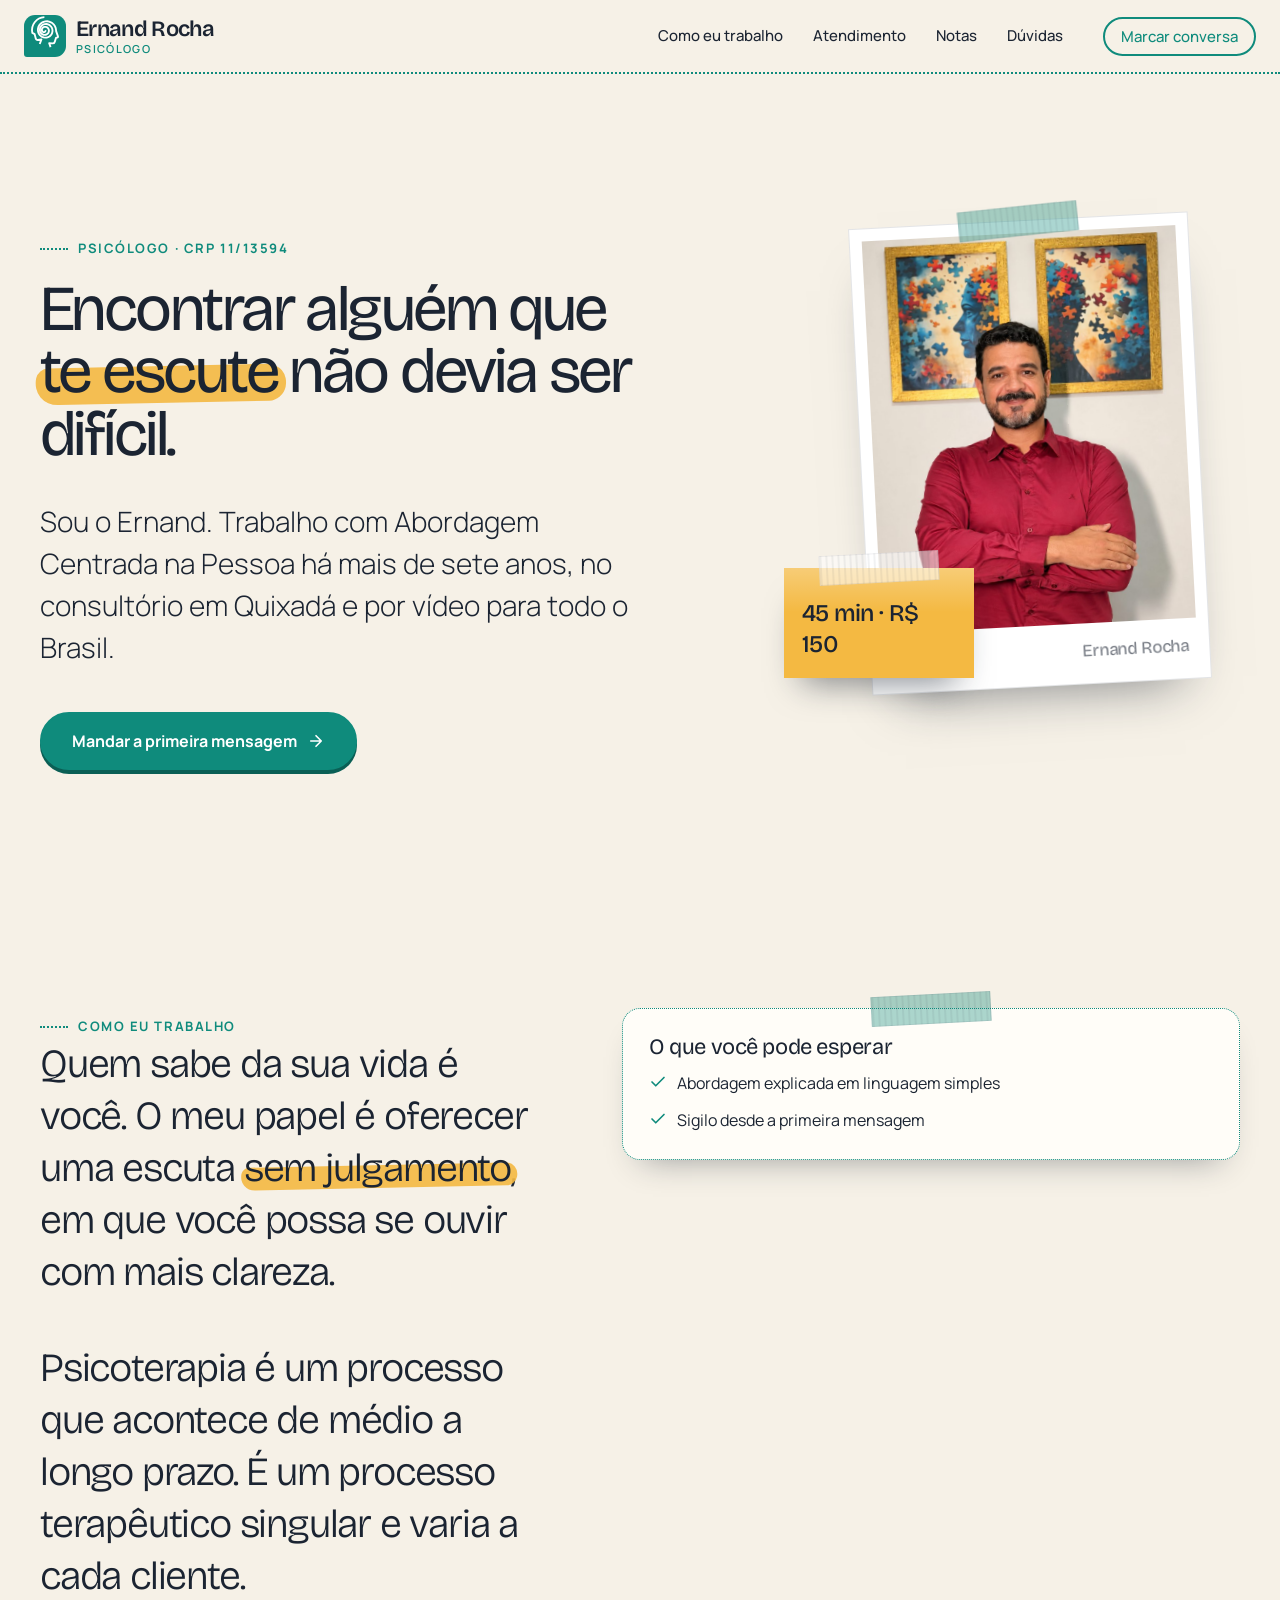
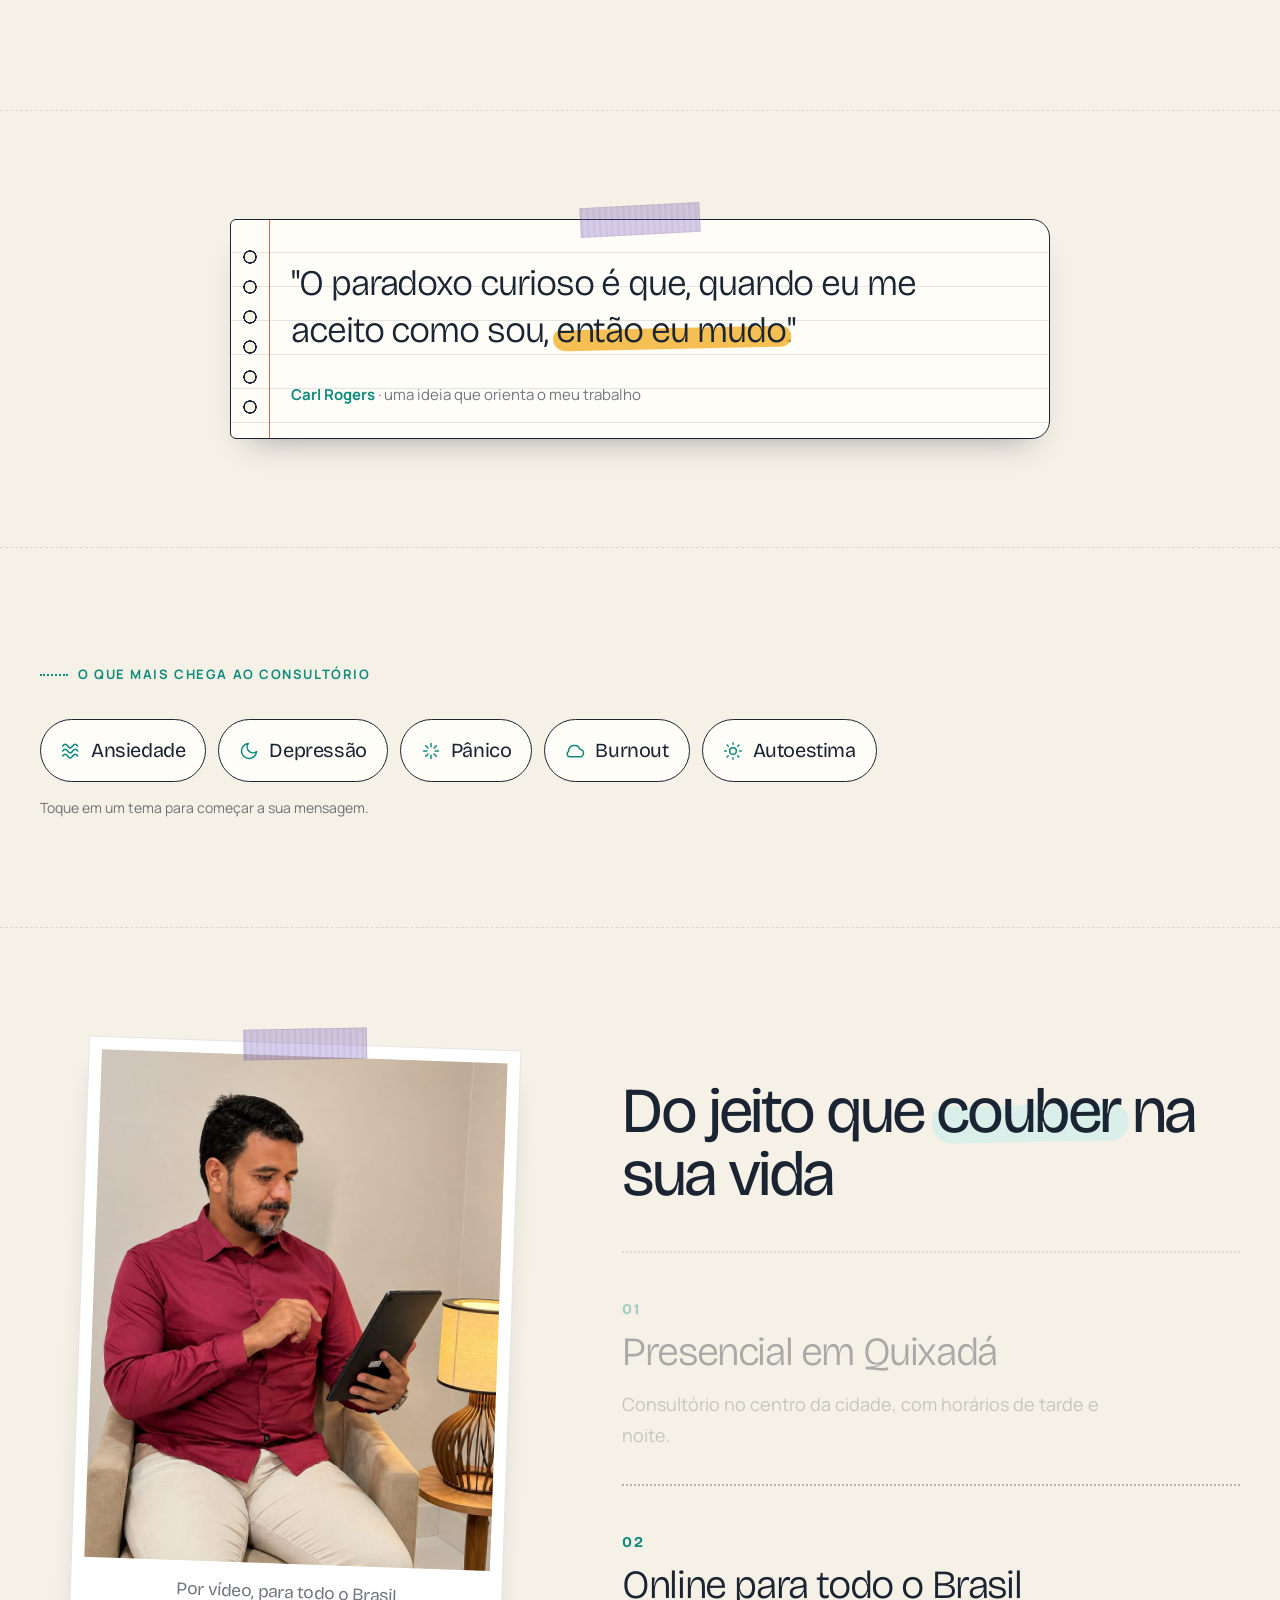
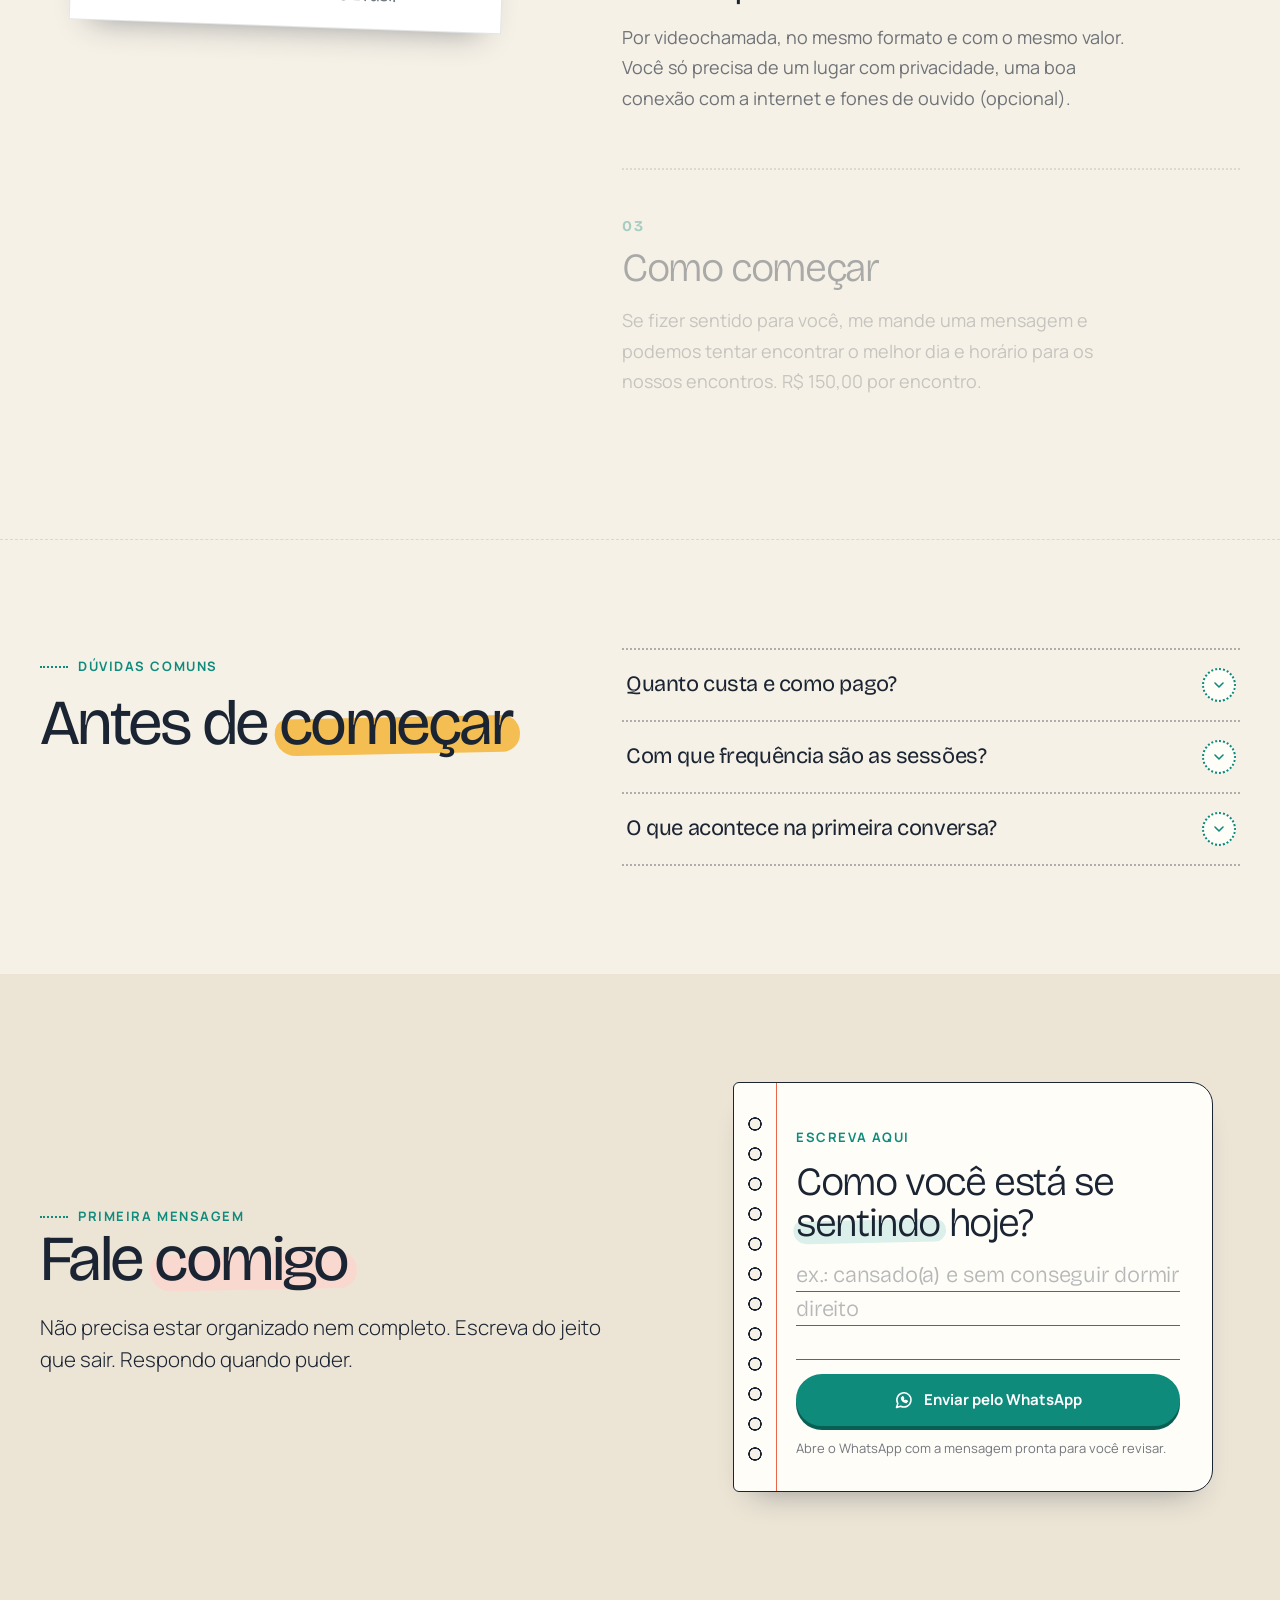
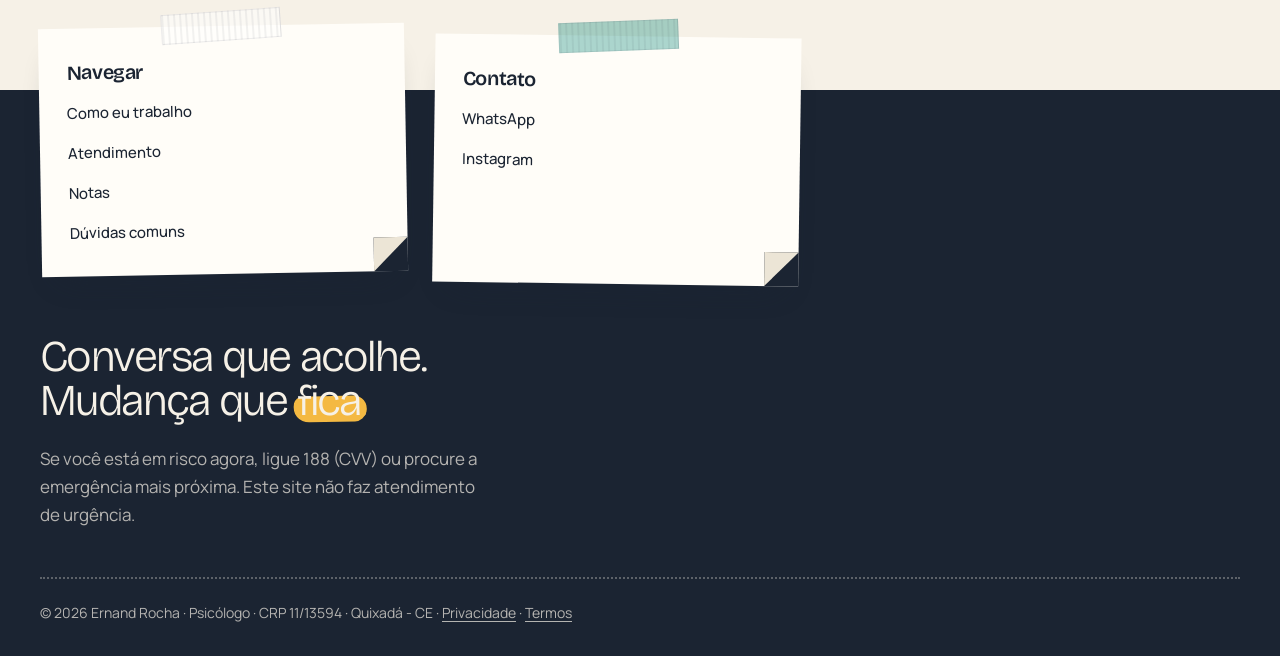
<file: index.html>
﻿<!doctype html>
<html lang="pt-BR">
<head>
<meta charset="utf-8">
<meta name="viewport" content="width=device-width, initial-scale=1, viewport-fit=cover">
<title>Ernand Rocha | Psicólogo, ACP em Quixadá - CE e online</title>
<meta name="description" content="Abordagem Centrada na Pessoa com o psicólogo Ernand Rocha. Presencial em Quixadá - CE e online para todo o Brasil. Sessão de 45 minutos por R$ 150.">
<link rel="canonical" href="https://ernandrocha.exemplo/">
<meta name="theme-color" content="#f6f1e7">
<meta property="og:type" content="website">
<meta property="og:title" content="Ernand Rocha | Psicólogo em Quixadá e online">
<meta property="og:description" content="Abordagem Centrada na Pessoa, presencial e online. Sessão de 45 minutos por R$150.">
<meta property="og:image" content="img/ernand-retrato.jpg">
<meta property="og:locale" content="pt_BR">
<link rel="icon" href="data:image/svg+xml,%3Csvg xmlns='http://www.w3.org/2000/svg' viewBox='-6 0 110 110'%3E%3Crect x='-6' width='110' height='110' rx='26' fill='%230f8b7c'/%3E%3Cpath d='M50 49L50.3 49.9L50.4 50.9L50.2 51.9L49.8 52.9L49.2 53.8L48.3 54.5L47.2 55.1L46 55.4L44.7 55.4L43.4 55.1L42.1 54.4L40.9 53.5L39.9 52.2L39.2 50.7L38.8 49L38.8 47.2L39.2 45.3L40 43.5L41.2 41.8L42.7 40.3L44.6 39.2L46.8 38.5L49.1 38.2L51.5 38.3L53.9 39L56.1 40.2L58.1 41.9L59.8 44L60.9 46.4L61.6 49L61.7 51.8L61.2 54.5L60.1 57.2L58.4 59.6L56.3 61.6L53.7 63.1L50.8 64L47.7 64.3L44.5 63.9L41.5 62.9L38.6 61.1L36.2 58.8L34.3 55.9L33 52.6L32.4 49L32.6 45.3L33.5 41.6L35.3 38.2L37.7 35.1L40.8 32.5L44.5 30.6L48.5 29.5L52.7 29.2L56.9 29.8L61 31.2L64.8 33.5L68 36.6L70.6 40.3L72.3 44.5L73.2 49L73.1 53.6L72 58.2L70 62.5L67.1 66.2L63.4 69.4L59.1 71.6L54.3 73L49.3 73.3L44.3 72.5L39.6 70.7L35.2 67.8L31.5 64L28.7 59.5L26.8 54.4L26 49L26.4 43.4L27.9 38L30.6 32.9L34.3 28.4L38.9 24.8L44.3 22.1L50.1 20.6L56.2 20.3L62.3 21.2L68.1 23.5L73.4 26.9L77.9 31.3L81.4 36.6L83.7 42.6L84.8 49L85 52L91 69Q92 73 88 73L85 73L80.5 87Q79 92 74 92L62.5 91L67 104M47 7A42 42 0 0 0 8 58L15.5 62L19.5 77.5Q21 81 25 81L37.5 79L32 94' fill='none' stroke='%23fff' stroke-width='7' stroke-linejoin='round'/%3E%3C/svg%3E">
<link rel="preconnect" href="https://fonts.googleapis.com">
<link rel="preconnect" href="https://fonts.gstatic.com" crossorigin>
<link href="https://fonts.googleapis.com/css2?family=Bricolage+Grotesque:opsz,wght@12..96,200..800&family=Manrope:wght@300..800&display=swap" rel="stylesheet">
<link rel="stylesheet" href="css/styles.css">
<link rel="preload" as="image" href="img/ernand-retrato.jpg">
<script type="application/ld+json">
{"@context":"https://schema.org","@type":"Person","name":"Ernand Rocha","jobTitle":"Psicólogo","image":"img/ernand-retrato.jpg","description":"Abordagem Centrada na Pessoa, presencial em Quixadá - CE e online.","address":{"@type":"PostalAddress","addressLocality":"Quixadá","addressRegion":"CE","addressCountry":"BR"},"url":"https://ernandrocha.exemplo/"}
</script>
</head>
<body data-page="home">
<a class="skip-link" href="#conteudo">Pular para o conteúdo</a>

<svg width="0" height="0" style="position:absolute" aria-hidden="true" focusable="false">
  <symbol id="i-sun" viewBox="0 0 24 24" fill="none" stroke="currentColor" stroke-width="1.8" stroke-linecap="round"><circle cx="12" cy="12" r="4"/><path d="M12 2v2M12 20v2M4.9 4.9l1.4 1.4M17.7 17.7l1.4 1.4M2 12h2M20 12h2M4.9 19.1l1.4-1.4M17.7 6.3l1.4-1.4"/></symbol>
  <symbol id="i-chat" viewBox="0 0 24 24" fill="none" stroke="currentColor" stroke-width="1.8" stroke-linejoin="round"><path d="M21 12a8 8 0 0 1-11.6 7.1L4 21l1.9-5.4A8 8 0 1 1 21 12z"/></symbol>
  <symbol id="i-wave" viewBox="0 0 24 24" fill="none" stroke="currentColor" stroke-width="1.8" stroke-linecap="round"><path d="M2 6c2-3 4-3 6 0s4 3 6 0 4-3 6 0M2 12c2-3 4-3 6 0s4 3 6 0 4-3 6 0M2 18c2-3 4-3 6 0s4 3 6 0 4-3 6 0"/></symbol>
  <symbol id="i-spark" viewBox="0 0 24 24" fill="none" stroke="currentColor" stroke-width="1.8" stroke-linecap="round"><path d="M12 3v4M12 17v4M3 12h4M17 12h4M5.6 5.6l2.8 2.8M15.6 15.6l2.8 2.8M5.6 18.4l2.8-2.8M15.6 8.4l2.8-2.8"/></symbol>
  <symbol id="i-check" viewBox="0 0 24 24" fill="none" stroke="currentColor" stroke-width="2.2" stroke-linecap="round" stroke-linejoin="round"><path d="M20 6 9 17l-5-5"/></symbol>
  <symbol id="i-arrow" viewBox="0 0 24 24" fill="none" stroke="currentColor" stroke-width="2.2" stroke-linecap="round" stroke-linejoin="round"><path d="M5 12h14M12 5l7 7-7 7"/></symbol>
  <symbol id="i-chevron" viewBox="0 0 24 24" fill="none" stroke="currentColor" stroke-width="2.4" stroke-linecap="round" stroke-linejoin="round"><path d="m6 9 6 6 6-6"/></symbol>
  <symbol id="i-x" viewBox="0 0 24 24" fill="none" stroke="currentColor" stroke-width="2.2" stroke-linecap="round"><path d="M18 6 6 18M6 6l12 12"/></symbol>
  <symbol id="i-moon" viewBox="0 0 24 24" fill="none" stroke="currentColor" stroke-width="1.8" stroke-linejoin="round"><path d="M21 12.8A9 9 0 1 1 11.2 3a7 7 0 0 0 9.8 9.8z"/></symbol>
  <symbol id="i-cloud" viewBox="0 0 24 24" fill="none" stroke="currentColor" stroke-width="1.8" stroke-linejoin="round"><path d="M17.5 19a4.5 4.5 0 0 0 .4-9A7 7 0 0 0 4.3 12.5 3.5 3.5 0 0 0 5.5 19h12z"/></symbol>
  <symbol id="i-pin" viewBox="0 0 24 24" fill="none" stroke="currentColor" stroke-width="1.8" stroke-linejoin="round"><path d="M21 10c0 7-9 12-9 12s-9-5-9-12a9 9 0 0 1 18 0z"/><circle cx="12" cy="10" r="3"/></symbol>
  <symbol id="i-video" viewBox="0 0 24 24" fill="none" stroke="currentColor" stroke-width="1.8" stroke-linejoin="round"><path d="M23 7l-7 5 7 5V7z"/><rect x="1" y="5" width="15" height="14" rx="2"/></symbol>
  <symbol id="i-clock" viewBox="0 0 24 24" fill="none" stroke="currentColor" stroke-width="1.8" stroke-linecap="round"><circle cx="12" cy="12" r="10"/><path d="M12 6v6l4 2"/></symbol>
  <symbol id="i-whatsapp" viewBox="0 0 24 24" fill="none" stroke="currentColor" stroke-width="1.8" stroke-linecap="round" stroke-linejoin="round"><path d="M3 21l1.6-4.7A8.5 8.5 0 1 1 8 19.5L3 21z"/><path d="M9 9.5c.3 2.5 2.8 5 5.5 5.5l1.5-1.5-2-1-1 .8a4.6 4.6 0 0 1-2.3-2.3l.8-1-1-2L9 9.5z"/></symbol>
  <symbol id="i-instagram" viewBox="0 0 24 24" fill="none" stroke="currentColor" stroke-width="1.8" stroke-linecap="round"><rect x="2" y="2" width="20" height="20" rx="5"/><circle cx="12" cy="12" r="4"/><path d="M17.5 6.5h.01"/></symbol>
  <symbol id="i-mail" viewBox="0 0 24 24" fill="none" stroke="currentColor" stroke-width="1.8" stroke-linejoin="round"><rect x="2" y="4" width="20" height="16" rx="3"/><path d="M2 7l10 7 10-7"/></symbol>
</svg>

<!-- ========== Header ========== -->
<header class="nav">
  <div class="wrap wrap--wide nav__inner">
    <a class="brand" href="index.html" aria-label="Ernand Rocha, psicólogo, página inicial">
      <span class="brand__mark" aria-hidden="true"><svg viewBox="-6 0 110 110" fill="none" stroke="currentColor" stroke-width="6" stroke-linejoin="round"><path d="M50 49L50.3 49.9L50.4 50.9L50.2 51.9L49.8 52.9L49.2 53.8L48.3 54.5L47.2 55.1L46 55.4L44.7 55.4L43.4 55.1L42.1 54.4L40.9 53.5L39.9 52.2L39.2 50.7L38.8 49L38.8 47.2L39.2 45.3L40 43.5L41.2 41.8L42.7 40.3L44.6 39.2L46.8 38.5L49.1 38.2L51.5 38.3L53.9 39L56.1 40.2L58.1 41.9L59.8 44L60.9 46.4L61.6 49L61.7 51.8L61.2 54.5L60.1 57.2L58.4 59.6L56.3 61.6L53.7 63.1L50.8 64L47.7 64.3L44.5 63.9L41.5 62.9L38.6 61.1L36.2 58.8L34.3 55.9L33 52.6L32.4 49L32.6 45.3L33.5 41.6L35.3 38.2L37.7 35.1L40.8 32.5L44.5 30.6L48.5 29.5L52.7 29.2L56.9 29.8L61 31.2L64.8 33.5L68 36.6L70.6 40.3L72.3 44.5L73.2 49L73.1 53.6L72 58.2L70 62.5L67.1 66.2L63.4 69.4L59.1 71.6L54.3 73L49.3 73.3L44.3 72.5L39.6 70.7L35.2 67.8L31.5 64L28.7 59.5L26.8 54.4L26 49L26.4 43.4L27.9 38L30.6 32.9L34.3 28.4L38.9 24.8L44.3 22.1L50.1 20.6L56.2 20.3L62.3 21.2L68.1 23.5L73.4 26.9L77.9 31.3L81.4 36.6L83.7 42.6L84.8 49L85 52L91 69Q92 73 88 73L85 73L80.5 87Q79 92 74 92L62.5 91L67 104M47 7A42 42 0 0 0 8 58L15.5 62L19.5 77.5Q21 81 25 81L37.5 79L32 94"/></svg></span>
      <span>Ernand Rocha <small>psicólogo</small></span>
    </a>
    <button class="nav__toggle" type="button" aria-expanded="false" aria-controls="menu" aria-label="Abrir menu"><span></span></button>
    <nav class="nav__links" id="menu" aria-label="Principal">
      <a href="index.html#sobre">Como eu trabalho</a>
      <a href="index.html#atendimento">Atendimento</a>
      <a href="notas.html">Notas</a>
      <a href="index.html#faq">Dúvidas</a>
      <a class="btn btn--ghost btn--sm nav__cta" href="index.html#contato">Marcar conversa</a>
    </nav>
  </div>
</header>

<main id="conteudo">

  <!-- ========== Hero ========== -->
  <section class="hero" aria-labelledby="hero-titulo">
    <div class="wrap hero__grid">
      <div class="hero__copy">
        <p class="eyebrow" data-reveal>Psicólogo · CRP 11/13594</p>
        <h1 class="t-xl" id="hero-titulo" data-reveal>Encontrar alguém que <span class="mk">te escute</span> não devia ser difícil.</h1>
        <p class="lead" data-reveal>Sou o Ernand. Trabalho com Abordagem Centrada na Pessoa há mais de sete anos, no consultório em Quixadá e por vídeo para todo o Brasil.</p>
        <div class="hero__cta" data-reveal>
          <a class="btn btn--primary btn--lg" href="#contato">Mandar a primeira mensagem <svg aria-hidden="true"><use href="#i-arrow"/></svg></a>
        </div>
      </div>

      <div class="hero__photo" data-reveal="pop">
        <div class="parallax" data-parallax="0.08" data-rotate="-3">
          <figure class="polaroid polaroid--photo">
            <span class="tape tape--teal" aria-hidden="true"></span>
            <img src="img/ernand-retrato.jpg" alt="Ernand Rocha, de camisa vermelha e braços cruzados, sorrindo no consultório" width="720" height="900" fetchpriority="high">
            <figcaption>Ernand Rocha</figcaption>
          </figure>
        </div>
        <aside class="postit postit--mini" data-parallax="-0.05" aria-label="Resumo do atendimento">
          <span class="tape" aria-hidden="true"></span>
          <b>45 min · R$ 150</b>
        </aside>
      </div>
    </div>
  </section>

  <!-- ========== Como eu trabalho ========== -->
  <section class="section section--tight" id="sobre" aria-labelledby="sobre-titulo">
    <div class="wrap statement">
      <div>
        <p class="eyebrow" data-reveal>Como eu trabalho</p>
        <h2 class="sr-only" id="sobre-titulo">Como eu trabalho</h2>
        <p class="big" data-reveal>Quem sabe da sua vida é você. O meu papel é oferecer uma escuta <span class="mk">sem julgamento</span>, em que você possa se ouvir com mais clareza.</p>
        <p class="big" data-reveal>Psicoterapia é um processo que acontece de médio a longo prazo. É um processo terapêutico singular e varia a cada cliente.</p>
      </div>
      <div class="statement__aside">
        <div class="note" data-reveal="right">
          <span class="tape tape--teal" aria-hidden="true"></span>
          <h3 class="t-sm">O que você pode esperar</h3>
          <ul>
            <li><svg aria-hidden="true"><use href="#i-check"/></svg> Abordagem explicada em linguagem simples</li>
            <li><svg aria-hidden="true"><use href="#i-check"/></svg> Sigilo desde a primeira mensagem</li>
          </ul>
        </div>
      </div>
    </div>
  </section>

  <!-- ========== Citação ========== -->
  <section class="section section--quote" aria-label="Uma ideia que orienta o meu trabalho">
    <div class="wrap">
      <blockquote class="quote" data-reveal="pop">
        <span class="tape tape--plum" aria-hidden="true"></span>
        <p class="quote__text">"O paradoxo curioso é que, quando eu me aceito como sou, <span class="mk">então eu mudo</span>."</p>
        <footer class="quote__by">Carl Rogers <span>· uma ideia que orienta o meu trabalho</span></footer>
      </blockquote>
    </div>
  </section>

  <!-- ========== Temas ========== -->
  <section class="section" id="temas" aria-label="O que mais chega ao consultório">
    <div class="wrap topics-block">
      <p class="eyebrow" data-reveal>O que mais chega ao consultório</p>
      <div class="topics" data-reveal>
        <a class="topic" href="#contato" data-tema="ansiedade" data-feel="ansioso(a) e preocupado(a) o tempo todo"><svg aria-hidden="true"><use href="#i-wave"/></svg> Ansiedade</a>
        <a class="topic" href="#contato" data-tema="depressao" data-feel="sem energia e sem vontade de fazer as coisas"><svg aria-hidden="true"><use href="#i-moon"/></svg> Depressão</a>
        <a class="topic" href="#contato" data-tema="panico" data-feel="com medo de ter outra crise de pânico"><svg aria-hidden="true"><use href="#i-spark"/></svg> Pânico</a>
        <a class="topic" href="#contato" data-tema="burnout" data-feel="esgotado(a) com o trabalho"><svg aria-hidden="true"><use href="#i-cloud"/></svg> Burnout</a>
        <a class="topic" href="#contato" data-tema="autoestima" data-feel="muito duro(a) comigo mesmo(a)"><svg aria-hidden="true"><use href="#i-sun"/></svg> Autoestima</a>
      </div>
      <p class="muted small" style="margin-top:14px" data-reveal>Toque em um tema para começar a sua mensagem.</p>
    </div>
  </section>

  <!-- ========== Atendimento (foto fixa + blocos que rolam) ========== -->
  <section class="section scrolly" id="atendimento" aria-labelledby="atendimento-titulo" data-active="0">
    <div class="wrap scrolly__grid">
      <div class="scrolly__sticky">
        <figure class="polaroid polaroid--photo scrolly__polaroid" data-reveal="pop">
          <span class="tape tape--plum" aria-hidden="true"></span>
          <img src="img/ernand-atendimento.jpg" alt="Ernand Rocha sentado em uma poltrona, atendendo por vídeo com um tablet, ao lado de um abajur" width="720" height="900" loading="lazy">
          <figcaption>
            <span data-caption>No consultório, em Quixadá</span>
            <span data-caption hidden>Por vídeo, para todo o Brasil</span>
            <span data-caption hidden>Dia e horário combinados com você</span>
          </figcaption>
        </figure>
      </div>
      <div class="scrolly__steps">
        <p class="eyebrow" data-reveal>Atendimento</p>
        <h2 class="t-xl" id="atendimento-titulo" data-reveal>Do jeito que <span class="mk mk--teal">couber</span> na sua vida</h2>
        <article class="scrolly__step">
          <span class="scrolly__num">01</span>
          <h3 class="t-lg t-light">Presencial em Quixadá</h3>
          <p>Consultório no centro da cidade, com horários de tarde e noite.</p>
        </article>
        <article class="scrolly__step">
          <span class="scrolly__num">02</span>
          <h3 class="t-lg t-light">Online para todo o Brasil</h3>
          <p>Por videochamada, no mesmo formato e com o mesmo valor. Você só precisa de um lugar com privacidade, uma boa conexão com a internet e fones de ouvido (opcional).</p>
        </article>
        <article class="scrolly__step">
          <span class="scrolly__num">03</span>
          <h3 class="t-lg t-light">Como começar</h3>
          <p>Se fizer sentido para você, me mande uma mensagem e podemos tentar encontrar o melhor dia e horário para os nossos encontros. R$ 150,00 por encontro.</p>
        </article>
      </div>
    </div>
  </section>


  <!-- ========== Dúvidas ========== -->
  <section class="section section--tight" id="faq" aria-labelledby="faq-titulo">
    <div class="wrap faq">
      <div class="faq__title">
        <p class="eyebrow" data-reveal>Dúvidas comuns</p>
        <h2 class="t-xl" id="faq-titulo" data-reveal>Antes de <span class="mk">começar</span></h2>
      </div>
      <div class="faq__list" data-reveal>
        <details class="faq__item">
          <summary>Quanto custa e como pago?<span class="faq__icon" aria-hidden="true"><svg><use href="#i-chevron"/></svg></span></summary>
          <div class="faq__body"><p>R$ 150 por sessão de 45 minutos, presencial ou online. A forma de pagamento a gente combina na conversa inicial.</p></div>
        </details>
        <details class="faq__item">
          <summary>Com que frequência são as sessões?<span class="faq__icon" aria-hidden="true"><svg><use href="#i-chevron"/></svg></span></summary>
          <div class="faq__body"><p>Em geral uma vez por semana, no mesmo dia e horário. Quando faz sentido, a gente espaça.</p></div>
        </details>
        <details class="faq__item">
          <summary>O que acontece na primeira conversa?<span class="faq__icon" aria-hidden="true"><svg><use href="#i-chevron"/></svg></span></summary>
          <div class="faq__body"><p>Você conta o que trouxe até aqui e eu explico como trabalho. Não é interrogatório nem diagnóstico. É para ver se combina.</p></div>
        </details>
      </div>
    </div>
  </section>

  <!-- ========== Contato ========== -->
  <section class="section section--tint" id="contato" aria-labelledby="contato-titulo">
    <div class="wrap join">
      <div>
        <p class="eyebrow" data-reveal>Primeira mensagem</p>
        <h2 class="t-xl" id="contato-titulo" data-reveal>Fale <span class="mk mk--coral">comigo</span></h2>
        <p class="lead" style="margin-top:20px" data-reveal>Não precisa estar organizado nem completo. Escreva do jeito que sair. Respondo quando puder.</p>
      </div>
      <div class="join__form">
        <form class="notebook feel" id="sentir" data-wa="5588999172158" aria-labelledby="sentir-titulo" data-reveal="pop" novalidate>
          <span class="notebook__label">Escreva aqui</span>
          <h2 class="t-lg t-light" id="sentir-titulo">Como você está se <span class="mk mk--teal">sentindo</span> hoje?</h2>
          <label class="sr-only" for="sentir-texto">Como você está se sentindo hoje?</label>
          <textarea class="feel__input" id="sentir-texto" name="sentir" rows="3" maxlength="300" placeholder="ex.: cansado(a) e sem conseguir dormir direito" autocomplete="off"></textarea>
          <p class="field__error" id="sentir-erro" role="alert" hidden></p>
          <p class="feel__preview" id="sentir-previa" aria-live="polite"></p>
          <button class="btn btn--primary" type="submit"><svg aria-hidden="true"><use href="#i-whatsapp"/></svg> Enviar pelo WhatsApp</button>
          <p class="field__hint">Abre o WhatsApp com a mensagem pronta para você revisar.</p>
        </form>

      </div>
    </div>
  </section>

</main>

<!-- ========== Footer ========== -->
<footer class="footer footer--lean">
  <div class="wrap">
    <div class="footer__notes footer__notes--two">
      <div class="fnote">
        <span class="tape" aria-hidden="true"></span>
        <h5>Navegar</h5>
        <ul>
          <li><a href="index.html#sobre">Como eu trabalho</a></li>
          <li><a href="index.html#atendimento">Atendimento</a></li>
          <li><a href="notas.html">Notas</a></li>
          <li><a href="index.html#faq">Dúvidas comuns</a></li>
        </ul>
      </div>
      <div class="fnote">
        <span class="tape tape--teal" aria-hidden="true"></span>
        <h5>Contato</h5>
        <ul>
          <li><a href="https://wa.me/5588999172158" target="_blank" rel="noopener">WhatsApp</a></li>
          <li><a href="https://instagram.com/psicologoernand" target="_blank" rel="noopener">Instagram</a></li>
        </ul>
      </div>
    </div>
    <div class="footer__lower footer__lower--lean">
      <p class="footer__tag">Conversa que acolhe.<br>Mudança que <span class="mk">fica</span>.</p>
      <p class="footer__note">Se você está em risco agora, ligue 188 (CVV) ou procure a emergência mais próxima. Este site não faz atendimento de urgência.</p>
    </div>
    <div class="footer__bottom">
      <p>© <span data-year>2026</span> Ernand Rocha · Psicólogo · CRP 11/13594 · Quixadá - CE · <a href="legal.html#privacidade">Privacidade</a> · <a href="legal.html#termos">Termos</a></p>
    </div>
  </div>
</footer>

<!-- barra fixa de contato (só no celular) -->
<div class="stickybar" id="stickybar" aria-label="Contato rápido">
  <a class="btn btn--primary" href="#contato">Mandar mensagem</a>
</div>

<script src="js/data.js" defer></script>
<script src="js/main.js" defer></script>
</body>
</html>
</file>
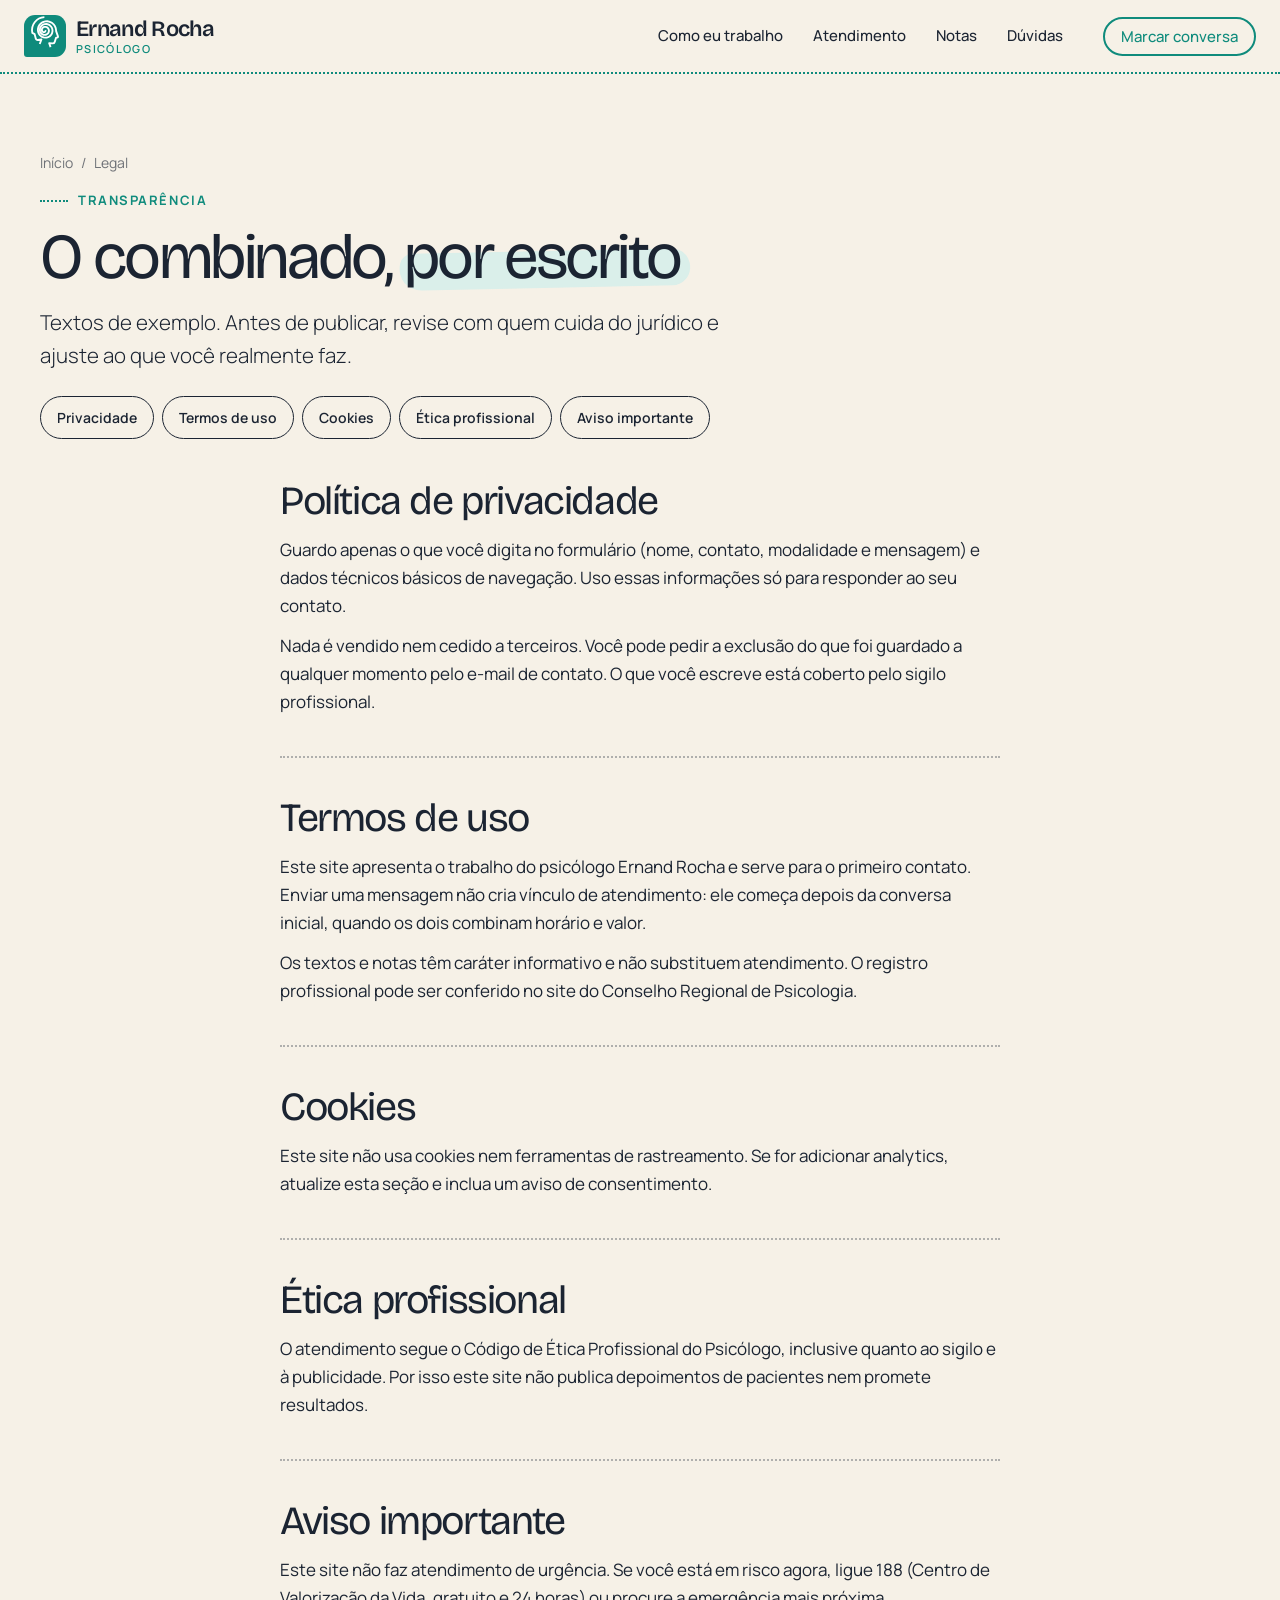
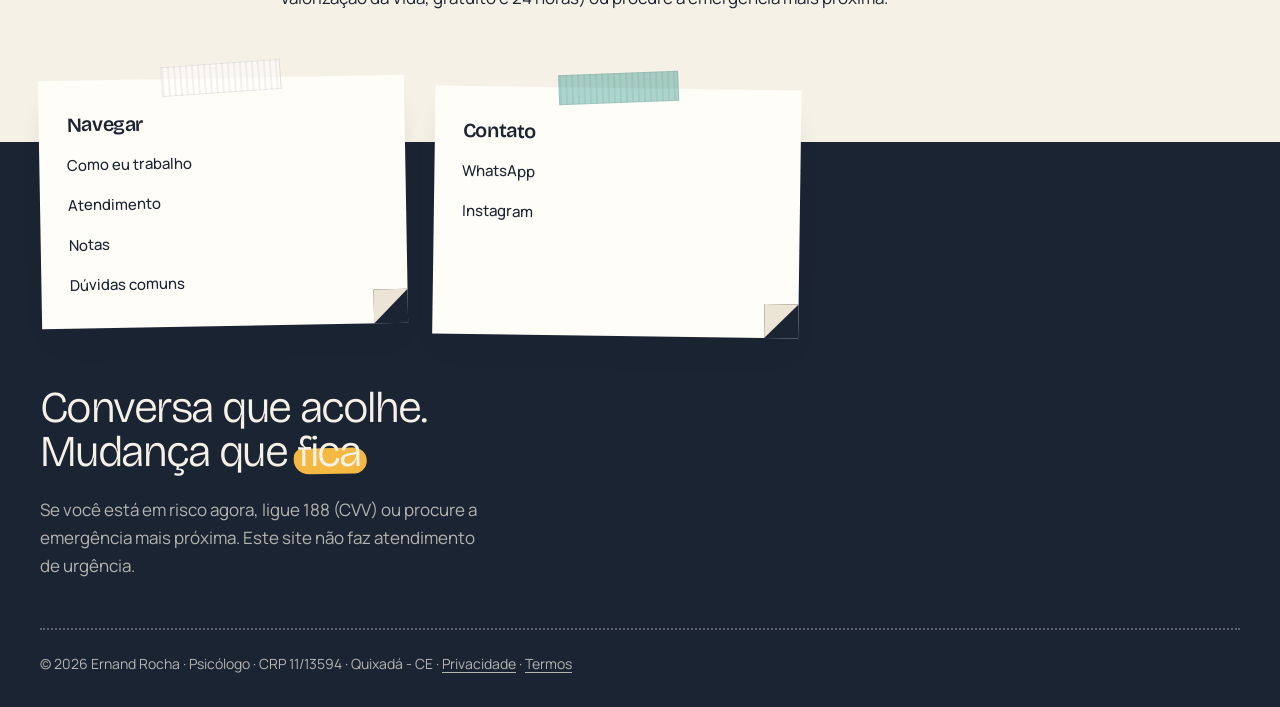
<file: legal.html>
<!doctype html>
<html lang="pt-BR">
<head>
<meta charset="utf-8">
<meta name="viewport" content="width=device-width, initial-scale=1">
<title>Privacidade, termos e conduta | Ernand Rocha</title>
<meta name="description" content="Política de privacidade, termos de uso, cookies, ética profissional e aviso importante do site do psicólogo Ernand Rocha.">
<meta name="robots" content="noindex">
<meta name="theme-color" content="#f6f1e7">
<link rel="icon" href="data:image/svg+xml,%3Csvg xmlns='http://www.w3.org/2000/svg' viewBox='-6 0 110 110'%3E%3Crect x='-6' width='110' height='110' rx='26' fill='%230f8b7c'/%3E%3Cpath d='M50 49L50.3 49.9L50.4 50.9L50.2 51.9L49.8 52.9L49.2 53.8L48.3 54.5L47.2 55.1L46 55.4L44.7 55.4L43.4 55.1L42.1 54.4L40.9 53.5L39.9 52.2L39.2 50.7L38.8 49L38.8 47.2L39.2 45.3L40 43.5L41.2 41.8L42.7 40.3L44.6 39.2L46.8 38.5L49.1 38.2L51.5 38.3L53.9 39L56.1 40.2L58.1 41.9L59.8 44L60.9 46.4L61.6 49L61.7 51.8L61.2 54.5L60.1 57.2L58.4 59.6L56.3 61.6L53.7 63.1L50.8 64L47.7 64.3L44.5 63.9L41.5 62.9L38.6 61.1L36.2 58.8L34.3 55.9L33 52.6L32.4 49L32.6 45.3L33.5 41.6L35.3 38.2L37.7 35.1L40.8 32.5L44.5 30.6L48.5 29.5L52.7 29.2L56.9 29.8L61 31.2L64.8 33.5L68 36.6L70.6 40.3L72.3 44.5L73.2 49L73.1 53.6L72 58.2L70 62.5L67.1 66.2L63.4 69.4L59.1 71.6L54.3 73L49.3 73.3L44.3 72.5L39.6 70.7L35.2 67.8L31.5 64L28.7 59.5L26.8 54.4L26 49L26.4 43.4L27.9 38L30.6 32.9L34.3 28.4L38.9 24.8L44.3 22.1L50.1 20.6L56.2 20.3L62.3 21.2L68.1 23.5L73.4 26.9L77.9 31.3L81.4 36.6L83.7 42.6L84.8 49L85 52L91 69Q92 73 88 73L85 73L80.5 87Q79 92 74 92L62.5 91L67 104M47 7A42 42 0 0 0 8 58L15.5 62L19.5 77.5Q21 81 25 81L37.5 79L32 94' fill='none' stroke='%23fff' stroke-width='7' stroke-linejoin='round'/%3E%3C/svg%3E">
<link rel="preconnect" href="https://fonts.googleapis.com">
<link rel="preconnect" href="https://fonts.gstatic.com" crossorigin>
<link href="https://fonts.googleapis.com/css2?family=Bricolage+Grotesque:opsz,wght@12..96,200..800&family=Manrope:wght@300..800&display=swap" rel="stylesheet">
<link rel="stylesheet" href="css/styles.css">
<style>
  .legal { max-width: 72ch; }
  .legal section { padding: 40px 0; border-top: 2px dotted var(--ink-30); }
  .legal section:first-of-type { border-top: 0; padding-top: 10px; }
  .legal h2 { margin-bottom: 14px; }
  .legal p + p { margin-top: 12px; }
  .legal-index { display: flex; flex-wrap: wrap; gap: 8px; margin-top: 24px; }
  .legal-index a { padding: 9px 16px; border-radius: 999px; border: 1.5px solid var(--ink); font-size: 14px; font-weight: 600; transition: background-color var(--t-fast), color var(--t-fast); }
  .legal-index a:hover { background: var(--ink); color: var(--paper); }
</style>
</head>
<body data-page="legal">
<a class="skip-link" href="#conteudo">Pular para o conteúdo</a>

<svg width="0" height="0" style="position:absolute" aria-hidden="true" focusable="false">
  <symbol id="i-leaf" viewBox="0 0 24 24" fill="none" stroke="currentColor" stroke-width="1.8" stroke-linecap="round" stroke-linejoin="round"><path d="M11 20A7 7 0 0 1 9.8 6.5C11 5 13 4 21 3c-1 8-2 10-3.5 11.2A7 7 0 0 1 11 20z"/><path d="M2 22l7.5-7.5"/></symbol>
  <symbol id="i-sun" viewBox="0 0 24 24" fill="none" stroke="currentColor" stroke-width="1.8" stroke-linecap="round"><circle cx="12" cy="12" r="4"/><path d="M12 2v2M12 20v2M4.9 4.9l1.4 1.4M17.7 17.7l1.4 1.4M2 12h2M20 12h2M4.9 19.1l1.4-1.4M17.7 6.3l1.4-1.4"/></symbol>
  <symbol id="i-chat" viewBox="0 0 24 24" fill="none" stroke="currentColor" stroke-width="1.8" stroke-linejoin="round"><path d="M21 12a8 8 0 0 1-11.6 7.1L4 21l1.9-5.4A8 8 0 1 1 21 12z"/></symbol>
  <symbol id="i-book" viewBox="0 0 24 24" fill="none" stroke="currentColor" stroke-width="1.8" stroke-linecap="round" stroke-linejoin="round"><path d="M4 19.5A2.5 2.5 0 0 1 6.5 17H20"/><path d="M6.5 2H20v20H6.5A2.5 2.5 0 0 1 4 19.5v-15A2.5 2.5 0 0 1 6.5 2z"/></symbol>
  <symbol id="i-heart" viewBox="0 0 24 24" fill="none" stroke="currentColor" stroke-width="1.8" stroke-linejoin="round"><path d="M20.8 4.6a5.5 5.5 0 0 0-7.8 0L12 5.7l-1-1.1a5.5 5.5 0 0 0-7.8 7.8l1 1L12 21l7.8-7.6 1-1a5.5 5.5 0 0 0 0-7.8z"/></symbol>
  <symbol id="i-wave" viewBox="0 0 24 24" fill="none" stroke="currentColor" stroke-width="1.8" stroke-linecap="round"><path d="M2 6c2-3 4-3 6 0s4 3 6 0 4-3 6 0M2 12c2-3 4-3 6 0s4 3 6 0 4-3 6 0M2 18c2-3 4-3 6 0s4 3 6 0 4-3 6 0"/></symbol>
  <symbol id="i-spark" viewBox="0 0 24 24" fill="none" stroke="currentColor" stroke-width="1.8" stroke-linecap="round"><path d="M12 3v4M12 17v4M3 12h4M17 12h4M5.6 5.6l2.8 2.8M15.6 15.6l2.8 2.8M5.6 18.4l2.8-2.8M15.6 8.4l2.8-2.8"/></symbol>
  <symbol id="i-check" viewBox="0 0 24 24" fill="none" stroke="currentColor" stroke-width="2.2" stroke-linecap="round" stroke-linejoin="round"><path d="M20 6 9 17l-5-5"/></symbol>
  <symbol id="i-arrow" viewBox="0 0 24 24" fill="none" stroke="currentColor" stroke-width="2.2" stroke-linecap="round" stroke-linejoin="round"><path d="M5 12h14M12 5l7 7-7 7"/></symbol>
  <symbol id="i-plus" viewBox="0 0 24 24" fill="none" stroke="currentColor" stroke-width="2.2" stroke-linecap="round"><path d="M12 5v14M5 12h14"/></symbol>
  <symbol id="i-x" viewBox="0 0 24 24" fill="none" stroke="currentColor" stroke-width="2.2" stroke-linecap="round"><path d="M18 6 6 18M6 6l12 12"/></symbol>
  <symbol id="i-shield" viewBox="0 0 24 24" fill="none" stroke="currentColor" stroke-width="1.8" stroke-linecap="round" stroke-linejoin="round"><path d="M12 22s8-4 8-10V5l-8-3-8 3v7c0 6 8 10 8 10z"/><path d="M9 12l2 2 4-4"/></symbol>
  <symbol id="i-moon" viewBox="0 0 24 24" fill="none" stroke="currentColor" stroke-width="1.8" stroke-linejoin="round"><path d="M21 12.8A9 9 0 1 1 11.2 3a7 7 0 0 0 9.8 9.8z"/></symbol>
  <symbol id="i-cloud" viewBox="0 0 24 24" fill="none" stroke="currentColor" stroke-width="1.8" stroke-linejoin="round"><path d="M17.5 19a4.5 4.5 0 0 0 .4-9A7 7 0 0 0 4.3 12.5 3.5 3.5 0 0 0 5.5 19h12z"/></symbol>
  <symbol id="i-pin" viewBox="0 0 24 24" fill="none" stroke="currentColor" stroke-width="1.8" stroke-linejoin="round"><path d="M21 10c0 7-9 12-9 12s-9-5-9-12a9 9 0 0 1 18 0z"/><circle cx="12" cy="10" r="3"/></symbol>
  <symbol id="i-video" viewBox="0 0 24 24" fill="none" stroke="currentColor" stroke-width="1.8" stroke-linejoin="round"><path d="M23 7l-7 5 7 5V7z"/><rect x="1" y="5" width="15" height="14" rx="2"/></symbol>
  <symbol id="i-clock" viewBox="0 0 24 24" fill="none" stroke="currentColor" stroke-width="1.8" stroke-linecap="round"><circle cx="12" cy="12" r="10"/><path d="M12 6v6l4 2"/></symbol>
  <symbol id="i-whatsapp" viewBox="0 0 24 24" fill="none" stroke="currentColor" stroke-width="1.8" stroke-linecap="round" stroke-linejoin="round"><path d="M3 21l1.6-4.7A8.5 8.5 0 1 1 8 19.5L3 21z"/><path d="M9 9.5c.3 2.5 2.8 5 5.5 5.5l1.5-1.5-2-1-1 .8a4.6 4.6 0 0 1-2.3-2.3l.8-1-1-2L9 9.5z"/></symbol>
  <symbol id="i-instagram" viewBox="0 0 24 24" fill="none" stroke="currentColor" stroke-width="1.8" stroke-linecap="round"><rect x="2" y="2" width="20" height="20" rx="5"/><circle cx="12" cy="12" r="4"/><path d="M17.5 6.5h.01"/></symbol>
  <symbol id="i-mail" viewBox="0 0 24 24" fill="none" stroke="currentColor" stroke-width="1.8" stroke-linejoin="round"><rect x="2" y="4" width="20" height="16" rx="3"/><path d="M2 7l10 7 10-7"/></symbol>
</svg>

<header class="nav">
  <div class="wrap wrap--wide nav__inner">
    <a class="brand" href="index.html" aria-label="Ernand Rocha, psicólogo, página inicial">
      <span class="brand__mark" aria-hidden="true"><svg viewBox="-6 0 110 110" fill="none" stroke="currentColor" stroke-width="6" stroke-linejoin="round"><path d="M50 49L50.3 49.9L50.4 50.9L50.2 51.9L49.8 52.9L49.2 53.8L48.3 54.5L47.2 55.1L46 55.4L44.7 55.4L43.4 55.1L42.1 54.4L40.9 53.5L39.9 52.2L39.2 50.7L38.8 49L38.8 47.2L39.2 45.3L40 43.5L41.2 41.8L42.7 40.3L44.6 39.2L46.8 38.5L49.1 38.2L51.5 38.3L53.9 39L56.1 40.2L58.1 41.9L59.8 44L60.9 46.4L61.6 49L61.7 51.8L61.2 54.5L60.1 57.2L58.4 59.6L56.3 61.6L53.7 63.1L50.8 64L47.7 64.3L44.5 63.9L41.5 62.9L38.6 61.1L36.2 58.8L34.3 55.9L33 52.6L32.4 49L32.6 45.3L33.5 41.6L35.3 38.2L37.7 35.1L40.8 32.5L44.5 30.6L48.5 29.5L52.7 29.2L56.9 29.8L61 31.2L64.8 33.5L68 36.6L70.6 40.3L72.3 44.5L73.2 49L73.1 53.6L72 58.2L70 62.5L67.1 66.2L63.4 69.4L59.1 71.6L54.3 73L49.3 73.3L44.3 72.5L39.6 70.7L35.2 67.8L31.5 64L28.7 59.5L26.8 54.4L26 49L26.4 43.4L27.9 38L30.6 32.9L34.3 28.4L38.9 24.8L44.3 22.1L50.1 20.6L56.2 20.3L62.3 21.2L68.1 23.5L73.4 26.9L77.9 31.3L81.4 36.6L83.7 42.6L84.8 49L85 52L91 69Q92 73 88 73L85 73L80.5 87Q79 92 74 92L62.5 91L67 104M47 7A42 42 0 0 0 8 58L15.5 62L19.5 77.5Q21 81 25 81L37.5 79L32 94"/></svg></span>
      <span>Ernand Rocha <small>psicólogo</small></span>
    </a>
    <button class="nav__toggle" type="button" aria-expanded="false" aria-controls="menu" aria-label="Abrir menu"><span></span></button>
    <nav class="nav__links" id="menu" aria-label="Principal">
      <a href="index.html#sobre">Como eu trabalho</a>
      <a href="index.html#atendimento">Atendimento</a>
      <a href="notas.html">Notas</a>
      <a href="index.html#faq">Dúvidas</a>
      <a class="btn btn--ghost btn--sm nav__cta" href="index.html#contato">Marcar conversa</a>
    </nav>
  </div>
</header>

<main id="conteudo">
  <section class="page-head" aria-labelledby="titulo">
    <div class="wrap">
      <nav class="breadcrumb" aria-label="Você está em"><a href="index.html">Início</a><span aria-hidden="true">/</span><span aria-current="page">Legal</span></nav>
      <p class="eyebrow">Transparência</p>
      <h1 class="t-xl" id="titulo">O combinado, <span class="mk mk--teal">por escrito</span></h1>
      <p class="lead">Textos de exemplo. Antes de publicar, revise com quem cuida do jurídico e ajuste ao que você realmente faz.</p>
      <nav class="legal-index" aria-label="Seções">
        <a href="#privacidade">Privacidade</a>
        <a href="#termos">Termos de uso</a>
        <a href="#cookies">Cookies</a>
        <a href="#conduta">Ética profissional</a>
        <a href="#aviso">Aviso importante</a>
      </nav>
    </div>
  </section>

  <div class="wrap legal">
    <section id="privacidade" aria-labelledby="privacidade-t">
      <h2 class="t-lg" id="privacidade-t">Política de privacidade</h2>
      <p>Guardo apenas o que você digita no formulário (nome, contato, modalidade e mensagem) e dados técnicos básicos de navegação. Uso essas informações só para responder ao seu contato.</p>
      <p>Nada é vendido nem cedido a terceiros. Você pode pedir a exclusão do que foi guardado a qualquer momento pelo e-mail de contato. O que você escreve está coberto pelo sigilo profissional.</p>
    </section>
    <section id="termos" aria-labelledby="termos-t">
      <h2 class="t-lg" id="termos-t">Termos de uso</h2>
      <p>Este site apresenta o trabalho do psicólogo Ernand Rocha e serve para o primeiro contato. Enviar uma mensagem não cria vínculo de atendimento: ele começa depois da conversa inicial, quando os dois combinam horário e valor.</p>
      <p>Os textos e notas têm caráter informativo e não substituem atendimento. O registro profissional pode ser conferido no site do Conselho Regional de Psicologia.</p>
    </section>
    <section id="cookies" aria-labelledby="cookies-t">
      <h2 class="t-lg" id="cookies-t">Cookies</h2>
      <p>Este site não usa cookies nem ferramentas de rastreamento. Se for adicionar analytics, atualize esta seção e inclua um aviso de consentimento.</p>
    </section>
    <section id="conduta" aria-labelledby="conduta-t">
      <h2 class="t-lg" id="conduta-t">Ética profissional</h2>
      <p>O atendimento segue o Código de Ética Profissional do Psicólogo, inclusive quanto ao sigilo e à publicidade. Por isso este site não publica depoimentos de pacientes nem promete resultados.</p>
    </section>
    <section id="aviso" aria-labelledby="aviso-t">
      <h2 class="t-lg" id="aviso-t">Aviso importante</h2>
      <p>Este site não faz atendimento de urgência. Se você está em risco agora, ligue 188 (Centro de Valorização da Vida, gratuito e 24 horas) ou procure a emergência mais próxima.</p>
    </section>
  </div>
</main>

<footer class="footer footer--lean">
  <div class="wrap">
    <div class="footer__notes footer__notes--two">
      <div class="fnote">
        <span class="tape" aria-hidden="true"></span>
        <h5>Navegar</h5>
        <ul>
          <li><a href="index.html#sobre">Como eu trabalho</a></li>
          <li><a href="index.html#atendimento">Atendimento</a></li>
          <li><a href="notas.html">Notas</a></li>
          <li><a href="index.html#faq">Dúvidas comuns</a></li>
        </ul>
      </div>
      <div class="fnote">
        <span class="tape tape--teal" aria-hidden="true"></span>
        <h5>Contato</h5>
        <ul>
          <li><a href="https://wa.me/5588999172158" target="_blank" rel="noopener">WhatsApp</a></li>
          <li><a href="https://instagram.com/psicologoernand" target="_blank" rel="noopener">Instagram</a></li>
        </ul>
      </div>
    </div>
    <div class="footer__lower footer__lower--lean">
      <p class="footer__tag">Conversa que acolhe.<br>Mudança que <span class="mk">fica</span>.</p>
      <p class="footer__note">Se você está em risco agora, ligue 188 (CVV) ou procure a emergência mais próxima. Este site não faz atendimento de urgência.</p>
    </div>
    <div class="footer__bottom">
      <p>© <span data-year>2026</span> Ernand Rocha · Psicólogo · CRP 11/13594 · Quixadá - CE · <a href="legal.html#privacidade">Privacidade</a> · <a href="legal.html#termos">Termos</a></p>
    </div>
  </div>
</footer>

<script src="js/data.js" defer></script>
<script src="js/main.js" defer></script>
</body>
</html>
</file>
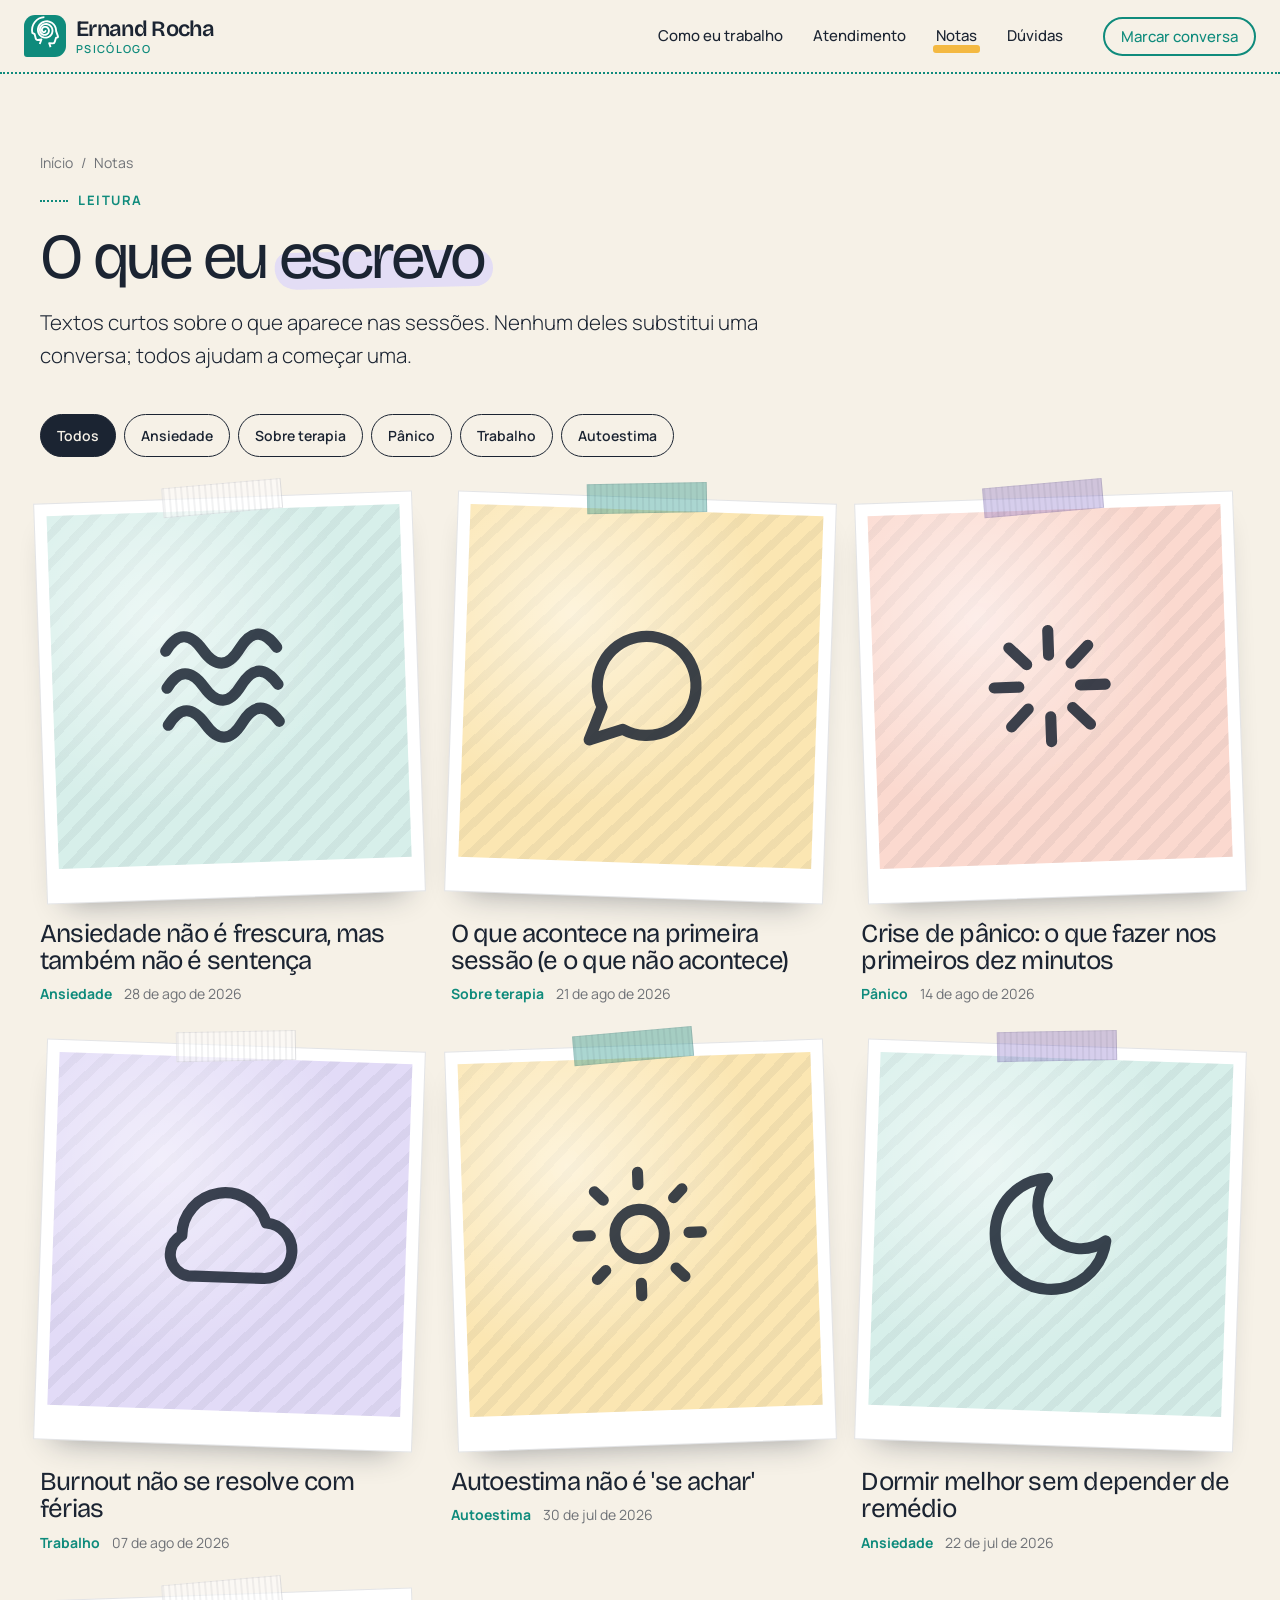
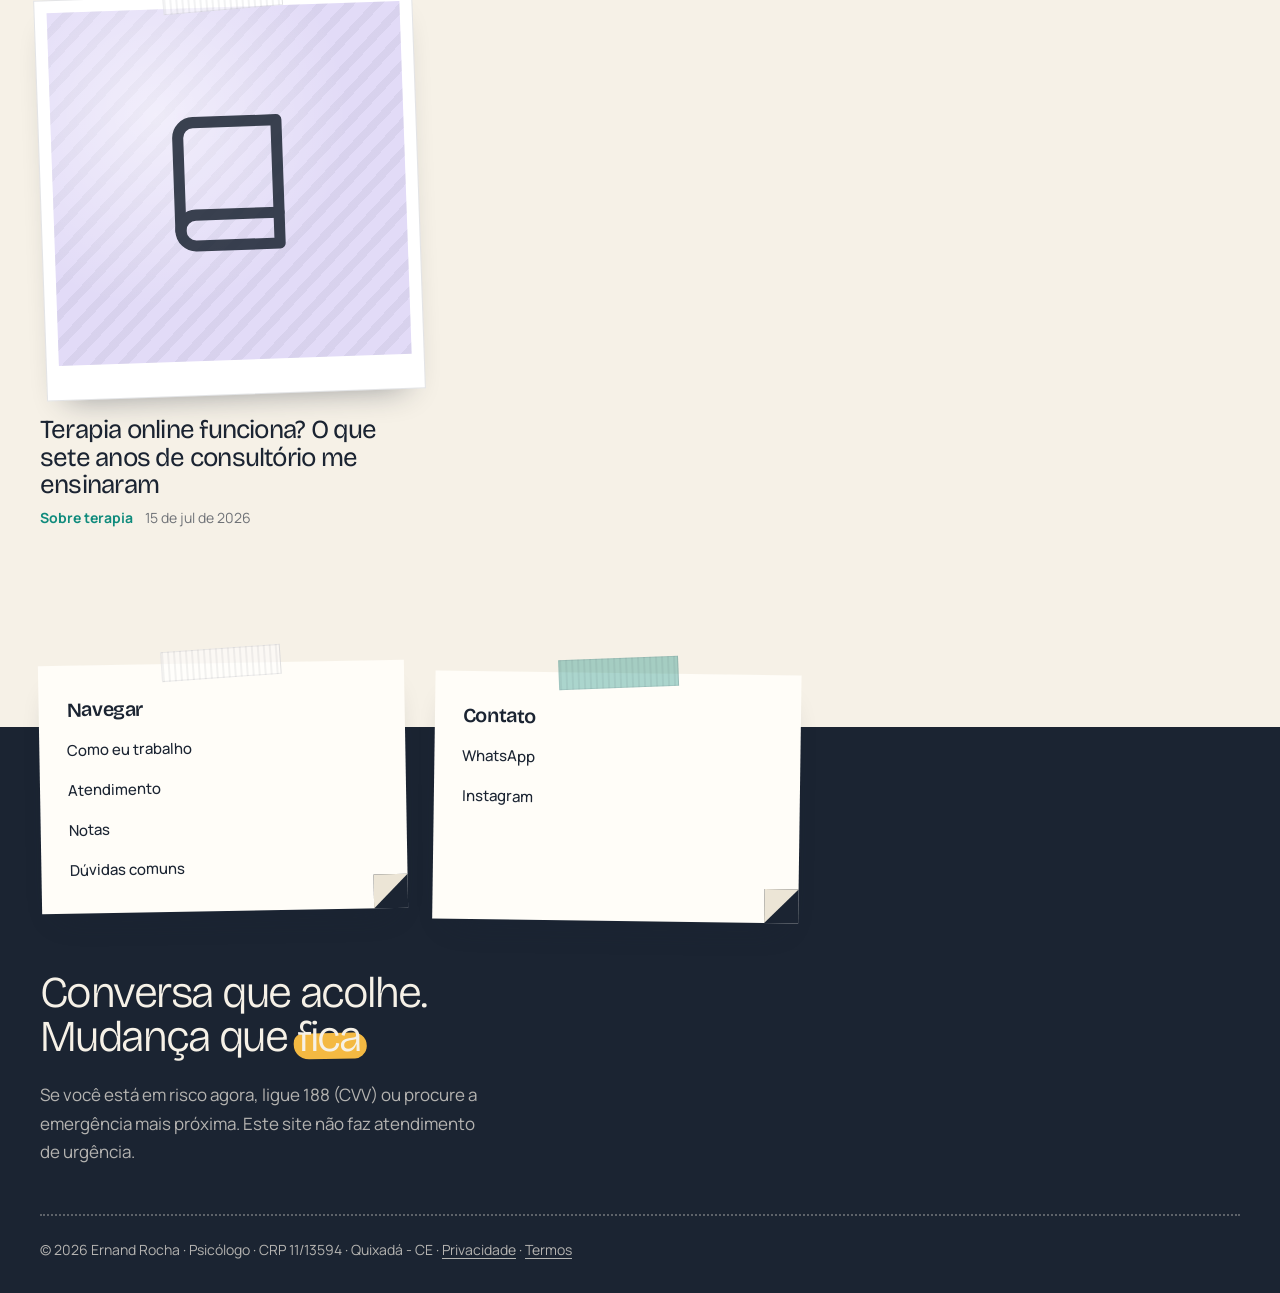
<file: notas.html>
<!doctype html>
<html lang="pt-BR">
<head>
<meta charset="utf-8">
<meta name="viewport" content="width=device-width, initial-scale=1">
<title>Notas | Ernand Rocha, psicólogo</title>
<meta name="description" content="Textos curtos do psicólogo Ernand Rocha sobre ansiedade, pânico, burnout, autoestima e sobre a própria terapia.">
<link rel="canonical" href="https://ernandrocha.exemplo/notas.html">
<meta name="theme-color" content="#f6f1e7">
<meta property="og:type" content="website">
<meta property="og:title" content="Notas | Ernand Rocha, psicólogo">
<meta property="og:description" content="Textos curtos, escritos por quem atende.">
<link rel="icon" href="data:image/svg+xml,%3Csvg xmlns='http://www.w3.org/2000/svg' viewBox='-6 0 110 110'%3E%3Crect x='-6' width='110' height='110' rx='26' fill='%230f8b7c'/%3E%3Cpath d='M50 49L50.3 49.9L50.4 50.9L50.2 51.9L49.8 52.9L49.2 53.8L48.3 54.5L47.2 55.1L46 55.4L44.7 55.4L43.4 55.1L42.1 54.4L40.9 53.5L39.9 52.2L39.2 50.7L38.8 49L38.8 47.2L39.2 45.3L40 43.5L41.2 41.8L42.7 40.3L44.6 39.2L46.8 38.5L49.1 38.2L51.5 38.3L53.9 39L56.1 40.2L58.1 41.9L59.8 44L60.9 46.4L61.6 49L61.7 51.8L61.2 54.5L60.1 57.2L58.4 59.6L56.3 61.6L53.7 63.1L50.8 64L47.7 64.3L44.5 63.9L41.5 62.9L38.6 61.1L36.2 58.8L34.3 55.9L33 52.6L32.4 49L32.6 45.3L33.5 41.6L35.3 38.2L37.7 35.1L40.8 32.5L44.5 30.6L48.5 29.5L52.7 29.2L56.9 29.8L61 31.2L64.8 33.5L68 36.6L70.6 40.3L72.3 44.5L73.2 49L73.1 53.6L72 58.2L70 62.5L67.1 66.2L63.4 69.4L59.1 71.6L54.3 73L49.3 73.3L44.3 72.5L39.6 70.7L35.2 67.8L31.5 64L28.7 59.5L26.8 54.4L26 49L26.4 43.4L27.9 38L30.6 32.9L34.3 28.4L38.9 24.8L44.3 22.1L50.1 20.6L56.2 20.3L62.3 21.2L68.1 23.5L73.4 26.9L77.9 31.3L81.4 36.6L83.7 42.6L84.8 49L85 52L91 69Q92 73 88 73L85 73L80.5 87Q79 92 74 92L62.5 91L67 104M47 7A42 42 0 0 0 8 58L15.5 62L19.5 77.5Q21 81 25 81L37.5 79L32 94' fill='none' stroke='%23fff' stroke-width='7' stroke-linejoin='round'/%3E%3C/svg%3E">
<link rel="preconnect" href="https://fonts.googleapis.com">
<link rel="preconnect" href="https://fonts.gstatic.com" crossorigin>
<link href="https://fonts.googleapis.com/css2?family=Bricolage+Grotesque:opsz,wght@12..96,200..800&family=Manrope:wght@300..800&display=swap" rel="stylesheet">
<link rel="stylesheet" href="css/styles.css">
</head>
<body data-page="artigos">
<a class="skip-link" href="#conteudo">Pular para o conteúdo</a>

<svg width="0" height="0" style="position:absolute" aria-hidden="true" focusable="false">
  <symbol id="i-leaf" viewBox="0 0 24 24" fill="none" stroke="currentColor" stroke-width="1.8" stroke-linecap="round" stroke-linejoin="round"><path d="M11 20A7 7 0 0 1 9.8 6.5C11 5 13 4 21 3c-1 8-2 10-3.5 11.2A7 7 0 0 1 11 20z"/><path d="M2 22l7.5-7.5"/></symbol>
  <symbol id="i-sun" viewBox="0 0 24 24" fill="none" stroke="currentColor" stroke-width="1.8" stroke-linecap="round"><circle cx="12" cy="12" r="4"/><path d="M12 2v2M12 20v2M4.9 4.9l1.4 1.4M17.7 17.7l1.4 1.4M2 12h2M20 12h2M4.9 19.1l1.4-1.4M17.7 6.3l1.4-1.4"/></symbol>
  <symbol id="i-chat" viewBox="0 0 24 24" fill="none" stroke="currentColor" stroke-width="1.8" stroke-linejoin="round"><path d="M21 12a8 8 0 0 1-11.6 7.1L4 21l1.9-5.4A8 8 0 1 1 21 12z"/></symbol>
  <symbol id="i-book" viewBox="0 0 24 24" fill="none" stroke="currentColor" stroke-width="1.8" stroke-linecap="round" stroke-linejoin="round"><path d="M4 19.5A2.5 2.5 0 0 1 6.5 17H20"/><path d="M6.5 2H20v20H6.5A2.5 2.5 0 0 1 4 19.5v-15A2.5 2.5 0 0 1 6.5 2z"/></symbol>
  <symbol id="i-heart" viewBox="0 0 24 24" fill="none" stroke="currentColor" stroke-width="1.8" stroke-linejoin="round"><path d="M20.8 4.6a5.5 5.5 0 0 0-7.8 0L12 5.7l-1-1.1a5.5 5.5 0 0 0-7.8 7.8l1 1L12 21l7.8-7.6 1-1a5.5 5.5 0 0 0 0-7.8z"/></symbol>
  <symbol id="i-wave" viewBox="0 0 24 24" fill="none" stroke="currentColor" stroke-width="1.8" stroke-linecap="round"><path d="M2 6c2-3 4-3 6 0s4 3 6 0 4-3 6 0M2 12c2-3 4-3 6 0s4 3 6 0 4-3 6 0M2 18c2-3 4-3 6 0s4 3 6 0 4-3 6 0"/></symbol>
  <symbol id="i-spark" viewBox="0 0 24 24" fill="none" stroke="currentColor" stroke-width="1.8" stroke-linecap="round"><path d="M12 3v4M12 17v4M3 12h4M17 12h4M5.6 5.6l2.8 2.8M15.6 15.6l2.8 2.8M5.6 18.4l2.8-2.8M15.6 8.4l2.8-2.8"/></symbol>
  <symbol id="i-check" viewBox="0 0 24 24" fill="none" stroke="currentColor" stroke-width="2.2" stroke-linecap="round" stroke-linejoin="round"><path d="M20 6 9 17l-5-5"/></symbol>
  <symbol id="i-arrow" viewBox="0 0 24 24" fill="none" stroke="currentColor" stroke-width="2.2" stroke-linecap="round" stroke-linejoin="round"><path d="M5 12h14M12 5l7 7-7 7"/></symbol>
  <symbol id="i-plus" viewBox="0 0 24 24" fill="none" stroke="currentColor" stroke-width="2.2" stroke-linecap="round"><path d="M12 5v14M5 12h14"/></symbol>
  <symbol id="i-x" viewBox="0 0 24 24" fill="none" stroke="currentColor" stroke-width="2.2" stroke-linecap="round"><path d="M18 6 6 18M6 6l12 12"/></symbol>
  <symbol id="i-shield" viewBox="0 0 24 24" fill="none" stroke="currentColor" stroke-width="1.8" stroke-linecap="round" stroke-linejoin="round"><path d="M12 22s8-4 8-10V5l-8-3-8 3v7c0 6 8 10 8 10z"/><path d="M9 12l2 2 4-4"/></symbol>
  <symbol id="i-moon" viewBox="0 0 24 24" fill="none" stroke="currentColor" stroke-width="1.8" stroke-linejoin="round"><path d="M21 12.8A9 9 0 1 1 11.2 3a7 7 0 0 0 9.8 9.8z"/></symbol>
  <symbol id="i-cloud" viewBox="0 0 24 24" fill="none" stroke="currentColor" stroke-width="1.8" stroke-linejoin="round"><path d="M17.5 19a4.5 4.5 0 0 0 .4-9A7 7 0 0 0 4.3 12.5 3.5 3.5 0 0 0 5.5 19h12z"/></symbol>
  <symbol id="i-pin" viewBox="0 0 24 24" fill="none" stroke="currentColor" stroke-width="1.8" stroke-linejoin="round"><path d="M21 10c0 7-9 12-9 12s-9-5-9-12a9 9 0 0 1 18 0z"/><circle cx="12" cy="10" r="3"/></symbol>
  <symbol id="i-video" viewBox="0 0 24 24" fill="none" stroke="currentColor" stroke-width="1.8" stroke-linejoin="round"><path d="M23 7l-7 5 7 5V7z"/><rect x="1" y="5" width="15" height="14" rx="2"/></symbol>
  <symbol id="i-clock" viewBox="0 0 24 24" fill="none" stroke="currentColor" stroke-width="1.8" stroke-linecap="round"><circle cx="12" cy="12" r="10"/><path d="M12 6v6l4 2"/></symbol>
  <symbol id="i-whatsapp" viewBox="0 0 24 24" fill="none" stroke="currentColor" stroke-width="1.8" stroke-linecap="round" stroke-linejoin="round"><path d="M3 21l1.6-4.7A8.5 8.5 0 1 1 8 19.5L3 21z"/><path d="M9 9.5c.3 2.5 2.8 5 5.5 5.5l1.5-1.5-2-1-1 .8a4.6 4.6 0 0 1-2.3-2.3l.8-1-1-2L9 9.5z"/></symbol>
  <symbol id="i-instagram" viewBox="0 0 24 24" fill="none" stroke="currentColor" stroke-width="1.8" stroke-linecap="round"><rect x="2" y="2" width="20" height="20" rx="5"/><circle cx="12" cy="12" r="4"/><path d="M17.5 6.5h.01"/></symbol>
  <symbol id="i-mail" viewBox="0 0 24 24" fill="none" stroke="currentColor" stroke-width="1.8" stroke-linejoin="round"><rect x="2" y="4" width="20" height="16" rx="3"/><path d="M2 7l10 7 10-7"/></symbol>
</svg>

<header class="nav">
  <div class="wrap wrap--wide nav__inner">
    <a class="brand" href="index.html" aria-label="Ernand Rocha, psicólogo, página inicial">
      <span class="brand__mark" aria-hidden="true"><svg viewBox="-6 0 110 110" fill="none" stroke="currentColor" stroke-width="6" stroke-linejoin="round"><path d="M50 49L50.3 49.9L50.4 50.9L50.2 51.9L49.8 52.9L49.2 53.8L48.3 54.5L47.2 55.1L46 55.4L44.7 55.4L43.4 55.1L42.1 54.4L40.9 53.5L39.9 52.2L39.2 50.7L38.8 49L38.8 47.2L39.2 45.3L40 43.5L41.2 41.8L42.7 40.3L44.6 39.2L46.8 38.5L49.1 38.2L51.5 38.3L53.9 39L56.1 40.2L58.1 41.9L59.8 44L60.9 46.4L61.6 49L61.7 51.8L61.2 54.5L60.1 57.2L58.4 59.6L56.3 61.6L53.7 63.1L50.8 64L47.7 64.3L44.5 63.9L41.5 62.9L38.6 61.1L36.2 58.8L34.3 55.9L33 52.6L32.4 49L32.6 45.3L33.5 41.6L35.3 38.2L37.7 35.1L40.8 32.5L44.5 30.6L48.5 29.5L52.7 29.2L56.9 29.8L61 31.2L64.8 33.5L68 36.6L70.6 40.3L72.3 44.5L73.2 49L73.1 53.6L72 58.2L70 62.5L67.1 66.2L63.4 69.4L59.1 71.6L54.3 73L49.3 73.3L44.3 72.5L39.6 70.7L35.2 67.8L31.5 64L28.7 59.5L26.8 54.4L26 49L26.4 43.4L27.9 38L30.6 32.9L34.3 28.4L38.9 24.8L44.3 22.1L50.1 20.6L56.2 20.3L62.3 21.2L68.1 23.5L73.4 26.9L77.9 31.3L81.4 36.6L83.7 42.6L84.8 49L85 52L91 69Q92 73 88 73L85 73L80.5 87Q79 92 74 92L62.5 91L67 104M47 7A42 42 0 0 0 8 58L15.5 62L19.5 77.5Q21 81 25 81L37.5 79L32 94"/></svg></span>
      <span>Ernand Rocha <small>psicólogo</small></span>
    </a>
    <button class="nav__toggle" type="button" aria-expanded="false" aria-controls="menu" aria-label="Abrir menu"><span></span></button>
    <nav class="nav__links" id="menu" aria-label="Principal">
      <a href="index.html#sobre">Como eu trabalho</a>
      <a href="index.html#atendimento">Atendimento</a>
      <a href="notas.html">Notas</a>
      <a href="index.html#faq">Dúvidas</a>
      <a class="btn btn--ghost btn--sm nav__cta" href="index.html#contato">Marcar conversa</a>
    </nav>
  </div>
</header>

<main id="conteudo">
  <section class="page-head" aria-labelledby="titulo">
    <div class="wrap">
      <nav class="breadcrumb" aria-label="Você está em"><a href="index.html">Início</a><span aria-hidden="true">/</span><span aria-current="page">Notas</span></nav>
      <p class="eyebrow">Leitura</p>
      <h1 class="t-xl" id="titulo">O que eu <span class="mk mk--plum">escrevo</span></h1>
      <p class="lead">Textos curtos sobre o que aparece nas sessões. Nenhum deles substitui uma conversa; todos ajudam a começar uma.</p>
    </div>
  </section>

  <section class="section--tight" style="padding-top:0" aria-label="Lista de notas">
    <div class="wrap">
      <div class="catbar" id="categorias" role="group" aria-label="Filtrar por categoria"></div>
      <div class="agrid" id="artigos-grid" aria-live="polite"></div>
    </div>
  </section>

  <dialog class="dialog" id="leitura" aria-labelledby="leitura-titulo">
    <div class="dialog__inner"></div>
  </dialog>
</main>

<footer class="footer footer--lean">
  <div class="wrap">
    <div class="footer__notes footer__notes--two">
      <div class="fnote">
        <span class="tape" aria-hidden="true"></span>
        <h5>Navegar</h5>
        <ul>
          <li><a href="index.html#sobre">Como eu trabalho</a></li>
          <li><a href="index.html#atendimento">Atendimento</a></li>
          <li><a href="notas.html">Notas</a></li>
          <li><a href="index.html#faq">Dúvidas comuns</a></li>
        </ul>
      </div>
      <div class="fnote">
        <span class="tape tape--teal" aria-hidden="true"></span>
        <h5>Contato</h5>
        <ul>
          <li><a href="https://wa.me/5588999172158" target="_blank" rel="noopener">WhatsApp</a></li>
          <li><a href="https://instagram.com/psicologoernand" target="_blank" rel="noopener">Instagram</a></li>
        </ul>
      </div>
    </div>
    <div class="footer__lower footer__lower--lean">
      <p class="footer__tag">Conversa que acolhe.<br>Mudança que <span class="mk">fica</span>.</p>
      <p class="footer__note">Se você está em risco agora, ligue 188 (CVV) ou procure a emergência mais próxima. Este site não faz atendimento de urgência.</p>
    </div>
    <div class="footer__bottom">
      <p>© <span data-year>2026</span> Ernand Rocha · Psicólogo · CRP 11/13594 · Quixadá - CE · <a href="legal.html#privacidade">Privacidade</a> · <a href="legal.html#termos">Termos</a></p>
    </div>
  </div>
</footer>

<script src="js/data.js" defer></script>
<script src="js/main.js" defer></script>
</body>
</html>
</file>
<file: css/styles.css>
/* ==========================================================================
   Escuta Aberta — folha de estilos única
   Identidade: "caderno e bilhete" — papel pautado, post-it com fita, marca-texto,
   fotos polaroid, linhas pontilhadas. Tipografia leve, tracking fechado.
   ========================================================================== */

/* ---------- Tokens ---------- */
:root {
  --paper: #f6f1e7;
  --paper-2: #fffdf8;
  --paper-3: #ece5d6;
  --ink: #1b2432;
  --ink-60: rgba(27, 36, 50, .62);
  --ink-30: rgba(27, 36, 50, .32);
  --ink-12: rgba(27, 36, 50, .12);
  --ink-06: rgba(27, 36, 50, .06);

  --teal: #0f8b7c;
  --teal-dark: #0a5f55;
  --teal-soft: #d7efea;
  --marigold: #f4b942;
  --marigold-soft: #fbe6b2;
  --coral: #e8674a;
  --coral-soft: #fbd9cf;
  --plum: #6b4fbb;
  --plum-soft: #e2dbf7;

  --font-display: "Bricolage Grotesque", "Segoe UI", Arial, sans-serif;
  --font-body: "Manrope", "Segoe UI", Arial, sans-serif;

  --nav-h: 74px;
  --wrap: 1200px;
  --wrap-wide: 1400px;
  --radius: 18px;
  --radius-sm: 10px;
  --ease: cubic-bezier(.2, .7, .2, 1);
  --t-fast: .25s var(--ease);
  --t-med: .45s var(--ease);
  --shadow-paper: 0 18px 32px -20px rgba(27, 36, 50, .45);
}

/* ---------- Reset / base ---------- */
*, *::before, *::after { box-sizing: border-box; }
html { scroll-behavior: smooth; scroll-padding-top: calc(var(--nav-h) + 16px); overflow-x: clip; }
@media (prefers-reduced-motion: reduce) { html { scroll-behavior: auto; } }
body {
  margin: 0;
  background: var(--paper);
  color: var(--ink);
  font-family: var(--font-body);
  font-size: 17px;
  line-height: 1.55;
  font-weight: 400;
  -webkit-font-smoothing: antialiased;
  padding-top: var(--nav-h);
}
img, svg { display: block; max-width: 100%; }
a { color: inherit; text-decoration: none; }
button { font: inherit; color: inherit; background: none; border: 0; padding: 0; cursor: pointer; }
input, select, textarea { font: inherit; color: inherit; }
ul { list-style: none; margin: 0; padding: 0; }
p { margin: 0; }
[hidden] { display: none !important; }

:focus-visible { outline: 3px solid var(--plum); outline-offset: 3px; border-radius: 4px; }

.skip-link {
  position: absolute; left: 16px; top: -60px; z-index: 10000;
  background: var(--ink); color: #fff; padding: 10px 16px; border-radius: 999px; font-weight: 600;
  transition: top var(--t-fast);
}
.skip-link:focus { top: 16px; }

.sr-only {
  position: absolute; width: 1px; height: 1px; padding: 0; margin: -1px;
  overflow: hidden; clip: rect(0 0 0 0); white-space: nowrap; border: 0;
}

/* ---------- Tipografia ---------- */
h1, h2, h3, h4, h5 { margin: 0; font-family: var(--font-display); font-weight: 400; line-height: 1; }
.t-display { font-size: clamp(56px, 9.5vw, 128px); letter-spacing: -.045em; line-height: .95; }
.t-xl { font-size: clamp(42px, 5.4vw, 64px); letter-spacing: -.04em; line-height: .98; }
.t-lg { font-size: clamp(32px, 3.6vw, 40px); letter-spacing: -.035em; line-height: 1.02; }
.t-md { font-size: clamp(24px, 2.6vw, 32px); letter-spacing: -.03em; line-height: 1.05; }
.t-sm { font-size: 22px; letter-spacing: -.02em; line-height: 1.15; }
.t-light { font-weight: 300; }
.t-semi { font-weight: 600; }

.lead { font-size: clamp(18px, 1.6vw, 22px); font-weight: 300; line-height: 1.45; color: var(--ink); max-width: 52ch; }
.muted { color: var(--ink-60); }
.small { font-size: 14px; }
.eyebrow {
  display: inline-flex; align-items: center; gap: 10px;
  font-size: 13px; font-weight: 700; letter-spacing: .12em; text-transform: uppercase; color: var(--teal);
}
.eyebrow::before { content: ""; width: 28px; height: 0; border-top: 2px dotted var(--teal); }

/* marca-texto atrás de palavras-chave */
.mk { position: relative; z-index: 0; white-space: nowrap; }
.mk::after {
  content: ""; position: absolute; z-index: -1;
  left: -.08em; right: -.14em; top: .52em; bottom: .1em;
  background: var(--marigold);
  transform: skew(-12deg) rotate(-1.2deg);
  border-radius: .25em .6em .35em .7em;
  opacity: .9;
}
.mk--teal::after { background: var(--teal-soft); }
.mk--coral::after { background: var(--coral-soft); }
.mk--plum::after { background: var(--plum-soft); }

/* ---------- Layout ---------- */
.wrap { width: min(var(--wrap), calc(100% - 48px)); margin-inline: auto; }
.wrap--wide { width: min(var(--wrap-wide), calc(100% - 48px)); }
.section { padding: clamp(72px, 9vw, 130px) 0; position: relative; }
.section--tight { padding: clamp(48px, 6vw, 80px) 0; }
.section--band { background: var(--ink); color: var(--paper); }
.section--tint { background: var(--paper-3); }

/* linha pontilhada de divisão */
.rule { height: 0; border-top: 2px dotted var(--ink-30); }
.rule--teal { border-color: var(--teal); }
.rule--light { border-color: rgba(246, 241, 231, .4); }

/* ---------- Botões ---------- */
.btn {
  display: inline-flex; align-items: center; justify-content: center; gap: 10px;
  padding: 14px 24px; border-radius: 999px; border: 2px solid currentColor;
  font-family: var(--font-body); font-size: 15px; font-weight: 700; line-height: 1;
  white-space: nowrap; cursor: pointer; text-decoration: none;
  transition: transform var(--t-fast), box-shadow var(--t-fast), background-color var(--t-fast), color var(--t-fast), border-color var(--t-fast);
}
.btn svg { width: 18px; height: 18px; transition: transform var(--t-fast); }
.btn:hover svg { transform: translateX(3px); }
.btn:active { transform: translateY(2px); }

.btn--primary { background: var(--teal); border-color: var(--teal); color: #fff; box-shadow: 0 4px 0 var(--teal-dark); }
.btn--primary:hover { transform: translateY(2px); box-shadow: 0 2px 0 var(--teal-dark); }
.btn--primary:active { transform: translateY(4px); box-shadow: 0 0 0 var(--teal-dark); }

.btn--ghost { color: var(--teal); border-color: var(--teal); background: transparent; }
.btn--ghost:hover { background: var(--teal); color: #fff; }

.btn--ink { background: var(--ink); border-color: var(--ink); color: var(--paper); box-shadow: 0 4px 0 rgba(27, 36, 50, .35); }
.btn--ink:hover { transform: translateY(2px); box-shadow: 0 2px 0 rgba(27, 36, 50, .35); }

.btn--light { color: var(--paper); border-color: var(--paper); background: transparent; }
.btn--light:hover { background: var(--paper); color: var(--ink); }

.btn--marigold { background: var(--marigold); border-color: var(--marigold); color: var(--ink); box-shadow: 0 4px 0 #c78f1f; }
.btn--marigold:hover { transform: translateY(2px); box-shadow: 0 2px 0 #c78f1f; }

.btn--sm { padding: 10px 16px; font-size: 14px; }
.btn--lg { padding: 18px 30px; font-size: 16px; }
.btn[disabled], .btn[aria-disabled="true"] { opacity: .5; cursor: not-allowed; }

/* link com marca-texto que cresce */
.link {
  position: relative; display: inline-block; font-weight: 600; color: var(--ink); z-index: 0;
}
.link::after {
  content: ""; position: absolute; left: -.1em; right: -.1em; bottom: -.05em; height: .45em; z-index: -1;
  background: var(--marigold); transform: scaleX(0); transform-origin: left; transition: transform .35s var(--ease);
  border-radius: .2em;
}
.link:hover::after, .link:focus-visible::after { transform: scaleX(1); }
.link svg { display: inline-block; width: 16px; height: 16px; vertical-align: -2px; margin-left: 4px; }

/* ---------- Header / navegação ---------- */
.nav {
  position: fixed; inset: 0 0 auto 0; height: var(--nav-h); z-index: 1000;
  background: var(--paper); border-bottom: 2px dotted var(--teal);
  transition: box-shadow var(--t-fast), transform var(--t-med);
}
.nav.is-scrolled { box-shadow: 0 10px 30px -22px rgba(27, 36, 50, .5); }
.nav__inner { height: 100%; display: flex; align-items: center; justify-content: space-between; gap: 24px; }

.brand { display: inline-flex; align-items: center; gap: 10px; font-family: var(--font-display); font-size: 22px; letter-spacing: -.03em; font-weight: 600; z-index: 1002; }
.brand__mark {
  width: 42px; height: 42px; border-radius: 11px 11px 11px 3px; background: var(--teal); color: #fff;
  display: grid; place-items: center; flex-shrink: 0;
}
.brand__mark svg { width: 34px; height: 34px; }

.nav__links { display: flex; align-items: center; gap: 30px; }
.nav__links a { font-size: 15px; font-weight: 500; position: relative; padding: 6px 0; z-index: 0; }
.nav__links a::after {
  content: ""; position: absolute; left: -.2em; right: -.2em; bottom: .1em; height: .5em; z-index: -1;
  background: var(--marigold); border-radius: .2em;
  transform: scaleX(0); transform-origin: left; transition: transform .35s var(--ease);
}
.nav__links a:hover::after, .nav__links a[aria-current="page"]::after { transform: scaleX(1); }
.nav__cta { margin-left: 10px; }

.nav__toggle {
  display: none; width: 44px; height: 44px; border-radius: 12px; place-items: center; z-index: 1002;
  border: 2px solid var(--ink);
}
.nav__toggle span, .nav__toggle span::before, .nav__toggle span::after {
  display: block; width: 20px; height: 2px; background: var(--ink); position: relative; transition: transform var(--t-fast), opacity var(--t-fast);
}
.nav__toggle span::before, .nav__toggle span::after { content: ""; position: absolute; left: 0; }
.nav__toggle span::before { top: -6px; }
.nav__toggle span::after { top: 6px; }
.nav__toggle[aria-expanded="true"] span { background: transparent; }
.nav__toggle[aria-expanded="true"] span::before { transform: translateY(6px) rotate(45deg); }
.nav__toggle[aria-expanded="true"] span::after { transform: translateY(-6px) rotate(-45deg); }

@media (max-width: 900px) {
  .nav__toggle { display: grid; }
  .nav__links {
    position: fixed; inset: 0; background: var(--paper); z-index: 1001;
    flex-direction: column; justify-content: center; gap: 0; padding: 90px 24px 40px;
    opacity: 0; visibility: hidden; transform: translateY(-8px);
    transition: opacity var(--t-fast), transform var(--t-fast), visibility 0s linear .25s;
  }
  .nav__links.is-open { opacity: 1; visibility: visible; transform: none; transition: opacity var(--t-fast), transform var(--t-fast); }
  .nav__links a { width: 100%; text-align: center; font-family: var(--font-display); font-size: 28px; letter-spacing: -.03em; font-weight: 500; padding: 22px 0; border-top: 2px dotted var(--teal); }
  .nav__links a:last-of-type { border-bottom: 2px dotted var(--teal); }
  .nav__links a::after { display: none; }
  .nav__links .nav__cta { margin: 28px 0 0; width: auto; border: 2px solid var(--teal); padding: 16px 28px; font: 700 16px var(--font-body); }
  .nav__links .nav__cta:last-of-type { border-bottom: 2px solid var(--teal); }
  body.menu-open { overflow: hidden; }
}

/* ---------- Hero ---------- */
.hero { padding: clamp(48px, 7vw, 96px) 0 clamp(64px, 8vw, 120px); overflow: clip; }
.hero__grid { display: grid; grid-template-columns: 1.05fr .95fr; gap: clamp(32px, 5vw, 72px); align-items: start; }
.hero__copy { padding-top: clamp(8px, 3vw, 40px); }
.hero__copy h1 { margin: 18px 0 26px; }
.hero__copy .lead { font-size: clamp(20px, 2.2vw, 28px); font-weight: 300; line-height: 1.3; margin-bottom: 34px; }
.hero__proof { display: flex; flex-wrap: wrap; gap: 14px 28px; margin-top: 40px; color: var(--ink-60); font-size: 14px; font-weight: 500; }
.hero__proof li { display: inline-flex; align-items: center; gap: 8px; }
.hero__proof svg { width: 18px; height: 18px; color: var(--teal); }

.hero__search { position: relative; }

/* cartão de folha de caderno */
.notebook {
  position: relative; background: var(--paper-2); color: var(--ink);
  border: 1.5px solid var(--ink); border-radius: 6px 22px 22px 6px;
  padding: 52px 40px 40px 68px;
  box-shadow: var(--shadow-paper);
  background-image:
    linear-gradient(90deg, transparent 47px, var(--coral) 47px, var(--coral) 48.5px, transparent 48.5px),
    repeating-linear-gradient(transparent 0 33px, var(--ink-12) 33px 34px);
  background-origin: border-box;
  transition: transform var(--t-med);
}
.notebook::before {
  /* furos da espiral */
  content: ""; position: absolute; left: 14px; top: 26px; bottom: 26px; width: 14px;
  background: radial-gradient(circle at 50% 50%, var(--paper) 5px, var(--ink) 5.5px, var(--ink) 6.5px, transparent 7px) 0 0 / 14px 30px repeat-y;
}
.notebook:hover { transform: rotate(-.6deg); }
.notebook__label { display: block; font-size: 13px; font-weight: 700; letter-spacing: .12em; text-transform: uppercase; color: var(--teal); margin-bottom: 14px; }
.notebook h2 { margin-bottom: 6px; }

.field { position: relative; margin-top: 18px; }
.field__input {
  width: 100%; height: 60px; background: transparent; border: 0; border-bottom: 2px dotted var(--teal);
  font-family: var(--font-display); font-size: clamp(22px, 2.4vw, 30px); font-weight: 300; letter-spacing: -.02em;
  padding: 0 44px 0 0; color: var(--ink); border-radius: 0;
}
.field__input::placeholder { color: var(--ink-30); font-weight: 300; }
.field__input:focus { outline: none; border-bottom-style: solid; }
.field__input:focus-visible { outline: none; }
.field__clear {
  position: absolute; right: 4px; top: 50%; transform: translateY(-50%);
  width: 34px; height: 34px; border-radius: 50%; display: grid; place-items: center; color: var(--ink-60);
  transition: background-color var(--t-fast), color var(--t-fast);
}
.field__clear:hover { background: var(--ink-06); color: var(--ink); }
.field__clear svg { width: 16px; height: 16px; }
.field__hint { font-size: 13px; color: var(--ink-60); margin-top: 8px; }
.field__error { font-size: 14px; color: var(--coral); font-weight: 600; margin-top: 8px; display: none; }
.field.is-invalid .field__error { display: block; }
.field.is-invalid .field__input { border-bottom-color: var(--coral); }

/* dropdown de sugestões */
.suggest {
  position: absolute; left: 0; right: 0; top: calc(100% + 6px); z-index: 20;
  background: var(--paper-2); border: 2px solid var(--teal); border-radius: var(--radius-sm);
  max-height: 260px; overflow: auto; box-shadow: var(--shadow-paper);
}
.suggest li { padding: 12px 16px; font-size: 18px; cursor: pointer; display: flex; justify-content: space-between; gap: 12px; }
.suggest li:hover, .suggest li[aria-selected="true"] { background: var(--teal-soft); }
.suggest li small { color: var(--ink-60); font-size: 13px; align-self: center; }

.chips { display: flex; flex-wrap: wrap; gap: 8px; margin-top: 14px; min-height: 0; }
.chip {
  display: inline-flex; align-items: center; gap: 8px; padding: 8px 10px 8px 14px; border-radius: 999px;
  border: 1.5px solid var(--teal); background: var(--teal-soft); font-size: 15px; font-weight: 600;
}
.chip button { width: 22px; height: 22px; border-radius: 50%; display: grid; place-items: center; }
.chip button:hover { background: var(--teal); color: #fff; }
.chip button svg { width: 12px; height: 12px; }

/* post-it */
.postit {
  position: relative; background: var(--marigold); color: var(--ink);
  padding: 44px 30px 30px; width: min(100%, 380px);
  box-shadow: 0 22px 34px -18px rgba(27, 36, 50, .55);
  transform: rotate(-5deg);
  transition: transform var(--t-med);
  background-image: linear-gradient(180deg, rgba(255, 255, 255, .28), transparent 40%);
}
.postit:hover { transform: rotate(0); }
.postit--coral { background-color: var(--coral-soft); }
.postit--plum { background-color: var(--plum-soft); }
.postit--teal { background-color: var(--teal-soft); }
.postit h2 { margin-bottom: 10px; }
.postit .field__input { border-bottom-color: var(--ink); font-size: clamp(20px, 2vw, 26px); }
.postit .field__input::placeholder { color: rgba(27, 36, 50, .45); }
.postit .field__input:focus { border-bottom-color: var(--ink); }
.postit .btn { margin-top: 20px; }
.postit__actions { display: flex; flex-wrap: wrap; align-items: center; gap: 12px 18px; margin-top: 20px; }
.postit__actions .btn { margin-top: 0; }

/* fita adesiva */
.tape {
  position: absolute; z-index: 2; width: 120px; height: 30px; left: 50%; top: -15px; margin-left: -60px;
  background: rgba(255, 255, 255, .55);
  background-image: repeating-linear-gradient(90deg, rgba(27, 36, 50, .06) 0 2px, transparent 2px 6px);
  border: 1px solid rgba(27, 36, 50, .08);
  transform: rotate(-3deg);
  pointer-events: none;
}
.tape--right { left: auto; right: -22px; top: 16px; margin: 0; transform: rotate(40deg); width: 100px; }
.tape--left { left: -22px; top: 16px; margin: 0; transform: rotate(-40deg); width: 100px; }
.tape--teal { background-color: rgba(15, 139, 124, .35); }
.tape--plum { background-color: rgba(107, 79, 187, .28); }

.hero__search .notebook { max-width: 560px; }
.hero__search .postit { margin: -40px 0 0 auto; margin-right: -24px; z-index: 3; }

/* ---------- Bloco de apresentação ---------- */
.statement { display: grid; grid-template-columns: .9fr 1.1fr; gap: clamp(32px, 6vw, 96px); align-items: start; }
.statement p.big { font-family: var(--font-display); font-size: clamp(26px, 3.2vw, 40px); font-weight: 300; letter-spacing: -.03em; line-height: 1.12; }
.statement p.big + p.big { margin-top: 26px; }
.statement__aside { display: grid; gap: 20px; }
.statement__aside p { font-size: 17px; color: var(--ink-60); }

/* nota rasgada (aside do statement) */
.note {
  position: relative; background: var(--paper-2); border: 1.5px dotted var(--teal); border-radius: var(--radius);
  padding: 26px 26px 26px; box-shadow: var(--shadow-paper);
}
.note h3 { margin-bottom: 10px; }
.note ul { display: grid; gap: 10px; }
.note li { display: flex; gap: 10px; align-items: flex-start; font-size: 16px; }
.note li svg { width: 18px; height: 18px; flex-shrink: 0; margin-top: 3px; color: var(--teal); }

/* ---------- Temas (chips grandes) ---------- */
.topics { display: flex; flex-wrap: wrap; gap: 12px; margin-top: 34px; }
.topic {
  display: inline-flex; align-items: center; gap: 10px; padding: 14px 20px; border-radius: 999px;
  border: 1.5px solid var(--ink); background: var(--paper-2); font-family: var(--font-display);
  font-size: 20px; letter-spacing: -.02em; font-weight: 400;
  transition: transform var(--t-fast), background-color var(--t-fast), color var(--t-fast), box-shadow var(--t-fast);
}
.topic svg { width: 20px; height: 20px; color: var(--teal); transition: color var(--t-fast); }
.topic:hover { background: var(--ink); color: var(--paper); transform: translateY(-2px) rotate(-1deg); box-shadow: 0 8px 0 -3px var(--marigold); }
.topic:hover svg { color: var(--marigold); }

/* ---------- Artigos (título fixo + colunas desencontradas) ---------- */
.articles { display: flex; gap: clamp(32px, 5vw, 60px); position: relative; }
.articles__title { width: 40%; position: sticky; top: calc(var(--nav-h) + 30px); align-self: flex-start; }
.articles__title h2 { margin: 14px 0 20px; }
.articles__title .lead { margin-bottom: 26px; }
.articles__grid { width: 60%; display: grid; grid-template-columns: 1fr 1fr; gap: 40px; padding-top: 140px; }
.articles__grid .col { display: grid; gap: 44px; align-content: start; }
.articles__grid .col:last-child { margin-top: -140px; }

.acard { display: block; }
.acard__media { transition: transform var(--t-med); }
.acard:hover .acard__media { transform: rotate(0) translateY(-6px); }
.acard h3 { margin: 22px 0 8px; }
.acard__meta { display: flex; flex-wrap: wrap; gap: 6px 12px; font-size: 14px; color: var(--ink-60); }
.acard__meta .cat { color: var(--teal); font-weight: 700; }
.acard__meta .author { font-weight: 600; color: var(--ink); }
.acard:hover h3 { text-decoration: underline; text-decoration-thickness: 1.5px; text-underline-offset: 4px; }

/* polaroid */
.polaroid {
  position: relative; background: #fff; padding: 12px 12px 34px; border: 1px solid var(--ink-12);
  box-shadow: var(--shadow-paper); transform: rotate(-2deg);
}
.polaroid--r { transform: rotate(2deg); }
.polaroid--sq { padding-bottom: 12px; }
.ph {
  aspect-ratio: 1; display: grid; place-items: center; overflow: hidden;
  background: var(--tint, var(--teal-soft));
  background-image: radial-gradient(circle at 30% 30%, rgba(255, 255, 255, .55), transparent 55%), repeating-linear-gradient(-45deg, rgba(27, 36, 50, .05) 0 8px, transparent 8px 20px);
}
.ph svg { width: 42%; height: 42%; color: var(--ink); opacity: .85; }
.ph--wide { aspect-ratio: 4 / 3; }
.ph--teal { --tint: var(--teal-soft); }
.ph--marigold { --tint: var(--marigold-soft); }
.ph--coral { --tint: var(--coral-soft); }
.ph--plum { --tint: var(--plum-soft); }

/* ---------- Como funciona ---------- */
.how__title { text-align: center; padding: 28px 0; border-top: 2px dotted var(--teal); border-bottom: 2px dotted var(--teal); }
.how__title h2 { font-weight: 300; }
.steps { display: grid; grid-template-columns: repeat(3, 1fr); gap: 28px; margin-top: 70px; }
.steps--stagger .step:nth-child(2) { margin-top: 48px; }
.steps--stagger .step:nth-child(3) { margin-top: 96px; }

.step {
  position: relative; background: var(--paper-2); border: 1.5px dotted var(--teal); border-radius: var(--radius);
  padding: 44px 28px 30px; transition: transform var(--t-med), box-shadow var(--t-med), border-color var(--t-fast);
}
.step:hover { transform: translateY(-8px) rotate(-.6deg); box-shadow: var(--shadow-paper); border-style: solid; }
.step__tab {
  position: absolute; top: -18px; left: 22px; background: var(--paper-2);
  border: 1.5px dotted var(--teal); border-bottom: 0; border-radius: 10px 10px 0 0;
  padding: 6px 14px 4px; font-size: 13px; font-weight: 700; letter-spacing: .1em; text-transform: uppercase; color: var(--teal);
}
.step:hover .step__tab { border-style: solid; }
.step__num { font-family: var(--font-display); font-size: 64px; font-weight: 200; letter-spacing: -.05em; line-height: 1; color: var(--teal); }
.step h3 { margin: 14px 0 10px; }
.step p { color: var(--ink-60); font-size: 16px; }
.step__art { margin-top: 22px; height: 110px; border-radius: 12px; display: grid; place-items: center; background: var(--tint, var(--teal-soft)); }
.step__art svg { width: 48px; height: 48px; }
.how__cta { display: flex; justify-content: center; margin-top: 56px; }

/* ---------- Destaques (faixa escura) ---------- */
.featured__head { display: flex; align-items: end; justify-content: space-between; gap: 24px; flex-wrap: wrap; margin-bottom: 40px; }
.featured__grid { display: grid; grid-template-columns: repeat(4, 1fr); border-top: 2px dotted rgba(246, 241, 231, .35); }
.fcard {
  padding: 40px 24px 32px; text-align: center; border-right: 2px dotted rgba(246, 241, 231, .35);
  display: flex; flex-direction: column; align-items: center; gap: 8px;
}
.fcard:last-child { border-right: 0; }
.fcard .polaroid { width: 150px; margin-bottom: 18px; }
.fcard h3 { font-size: 24px; }
.fcard .approach { color: rgba(246, 241, 231, .7); font-size: 15px; }
.fcard .price { font-family: var(--font-display); font-size: 20px; margin-top: 8px; }
.fcard .price small { font-family: var(--font-body); font-size: 13px; color: rgba(246, 241, 231, .7); }
.fcard .btn { margin-top: 16px; }

.avatar {
  aspect-ratio: 1; display: grid; place-items: center; font-family: var(--font-display); font-weight: 600;
  font-size: 40px; letter-spacing: -.04em; color: var(--ink); background: var(--tint, var(--teal-soft));
  background-image: radial-gradient(circle at 30% 25%, rgba(255, 255, 255, .6), transparent 55%);
}
.avatar--sm { font-size: 22px; width: 64px; border-radius: 14px; }

/* ---------- Na mídia ---------- */
.press { display: grid; grid-template-columns: .8fr 1.2fr; gap: 40px; align-items: center; }
.press__logos { display: grid; grid-template-columns: repeat(3, 1fr); gap: 18px 28px; }
.press__logos li {
  display: grid; place-items: center; padding: 22px 12px; border-radius: 12px; border: 1.5px dotted var(--ink-30);
  font-family: var(--font-display); color: var(--ink-60); transition: color var(--t-fast), border-color var(--t-fast);
  text-align: center; font-size: 18px; letter-spacing: -.02em;
}
.press__logos li:hover { color: var(--ink); border-color: var(--ink); }
.press__logos .serif { font-family: Georgia, "Times New Roman", serif; font-weight: 700; font-size: 20px; }
.press__logos .caps { text-transform: uppercase; letter-spacing: .25em; font-size: 14px; font-weight: 700; }
.press__logos .script { font-style: italic; font-weight: 300; font-size: 22px; }
.press__logos .mono { font-family: ui-monospace, Consolas, monospace; font-size: 15px; }
.press__logos .heavy { font-weight: 800; font-size: 22px; letter-spacing: -.04em; }

/* ---------- Você é psicólogo(a)? ---------- */
.join { display: grid; grid-template-columns: 1.05fr .95fr; gap: clamp(32px, 6vw, 90px); align-items: center; }
.join__list { margin: 28px 0 32px; }
.join__list li { display: flex; gap: 14px; align-items: flex-start; padding: 16px 0; border-top: 2px dotted var(--ink-30); font-size: 17px; }
.join__list li:last-child { border-bottom: 2px dotted var(--ink-30); }
.join__list svg { width: 22px; height: 22px; flex-shrink: 0; color: var(--teal); margin-top: 2px; }
.join__list strong { display: block; font-weight: 700; }
.join__list span { color: var(--ink-60); font-size: 15px; }
.join__form { justify-self: center; }
.join__form .postit { width: min(100%, 420px); transform: rotate(3deg); padding-top: 40px; }
.join__form .postit:hover { transform: rotate(0); }
.join__form .field__input { font-size: 22px; height: 54px; }

/* form genérico (post-it e footer) */
.form__row { margin-top: 6px; }
.form__label { display: block; font-size: 13px; font-weight: 700; letter-spacing: .08em; text-transform: uppercase; color: var(--ink-60); margin-top: 16px; }
.form__success {
  display: none; margin-top: 20px; padding: 16px 18px; border-radius: 12px; background: var(--paper-2);
  border: 1.5px solid var(--teal); font-size: 15px; align-items: flex-start; gap: 10px;
}
.form__success svg { width: 20px; height: 20px; color: var(--teal); flex-shrink: 0; }
.form.is-sent .form__success { display: flex; }
.form.is-sent .form__body { display: none; }
.form__consent { display: flex; gap: 10px; align-items: flex-start; font-size: 13px; color: var(--ink-60); margin-top: 16px; }
.form__consent input { margin-top: 3px; accent-color: var(--teal); }

/* ---------- Footer ---------- */
.footer { background: var(--ink); color: var(--paper); margin-top: 90px; padding-bottom: 32px; }
.footer__notes { display: grid; grid-template-columns: repeat(3, 1fr); gap: 28px; transform: translateY(-64px); margin-bottom: -28px; }
.fnote {
  position: relative; background: var(--paper-2); color: var(--ink); padding: 34px 28px 30px;
  box-shadow: var(--shadow-paper); transform: rotate(-1deg);
}
.fnote:nth-child(2) { transform: rotate(.8deg) translateY(10px); }
.fnote:nth-child(3) { transform: rotate(-.5deg) translateY(-6px); }
.fnote::after {
  /* orelha dobrada */
  content: ""; position: absolute; right: 0; bottom: 0; width: 0; height: 0;
  border-style: solid; border-width: 0 0 34px 34px; border-color: transparent transparent var(--ink) var(--paper-3);
}
.fnote h5 { font-size: 20px; font-weight: 600; letter-spacing: -.02em; margin-bottom: 16px; }
.fnote ul { display: grid; gap: 12px; }
.fnote a { font-size: 15px; font-weight: 500; transition: color var(--t-fast); }
.fnote a:hover { color: var(--teal); text-decoration: underline; text-underline-offset: 3px; }

.footer__lower { display: grid; grid-template-columns: 1.1fr .9fr; gap: 40px; align-items: start; padding-top: 24px; }
.footer__tag { font-family: var(--font-display); font-size: clamp(30px, 3.6vw, 44px); font-weight: 300; letter-spacing: -.035em; line-height: 1; }
.footer__tag .mk::after { opacity: 1; }
.footer__news { position: relative; background: rgba(246, 241, 231, .06); border: 1.5px dotted rgba(246, 241, 231, .35); border-radius: var(--radius); padding: 24px; }
.footer__news h5 { font-size: 20px; margin-bottom: 6px; }
.footer__news p { color: rgba(246, 241, 231, .7); font-size: 15px; }
.footer__news .field__input { color: var(--paper); border-bottom-color: rgba(246, 241, 231, .5); font-size: 20px; height: 52px; }
.footer__news .field__input::placeholder { color: rgba(246, 241, 231, .45); }
.footer__news .field__input:focus { border-bottom-color: var(--marigold); }
.footer__news .field__error { color: var(--marigold); }
.footer__news .form__success { background: transparent; border-color: var(--marigold); color: var(--paper); }
.footer__news .form__success svg { color: var(--marigold); }
.footer__news .btn { margin-top: 18px; }

.footer__bottom {
  margin-top: 48px; padding-top: 22px; border-top: 2px dotted rgba(246, 241, 231, .3);
  display: flex; flex-wrap: wrap; gap: 16px 28px; align-items: center; justify-content: space-between;
  font-size: 14px; color: rgba(246, 241, 231, .7);
}
.social { display: flex; gap: 10px; }
.social a { width: 40px; height: 40px; border-radius: 50%; border: 1.5px solid rgba(246, 241, 231, .4); display: grid; place-items: center; transition: background-color var(--t-fast), border-color var(--t-fast), color var(--t-fast), transform var(--t-fast); }
.social a:hover { background: var(--paper); color: var(--ink); border-color: var(--paper); transform: translateY(-2px); }
.social svg { width: 18px; height: 18px; }

/* ---------- Página: cabeçalho de página interna ---------- */
.page-head { padding: clamp(40px, 6vw, 80px) 0 32px; }
.page-head h1 { margin: 14px 0 18px; }
.page-head .lead { max-width: 60ch; }
.breadcrumb { display: flex; gap: 8px; font-size: 14px; color: var(--ink-60); margin-bottom: 8px; }
.breadcrumb a:hover { color: var(--ink); text-decoration: underline; }

/* diálogo de perfil */
.dialog {
  border: 1.5px solid var(--ink); border-radius: 6px 22px 22px 6px; padding: 0; background: var(--paper-2); color: var(--ink);
  width: min(720px, calc(100% - 32px)); max-height: calc(100vh - 48px); box-shadow: 0 40px 80px -30px rgba(0, 0, 0, .5);
}
.dialog::backdrop { background: rgba(27, 36, 50, .55); backdrop-filter: blur(2px); }
.dialog__inner { padding: 40px 40px 36px 64px; position: relative;
  background-image: linear-gradient(90deg, transparent 44px, var(--coral) 44px, var(--coral) 45.5px, transparent 45.5px);
}
.dialog__inner::before {
  content: ""; position: absolute; left: 12px; top: 26px; bottom: 26px; width: 14px;
  background: radial-gradient(circle at 50% 50%, var(--paper) 5px, var(--ink) 5.5px, var(--ink) 6.5px, transparent 7px) 0 0 / 14px 30px repeat-y;
}
.dialog__close { position: absolute; right: 16px; top: 16px; width: 40px; height: 40px; border-radius: 50%; border: 1.5px solid var(--ink); display: grid; place-items: center; transition: background-color var(--t-fast), color var(--t-fast); }
.dialog__close:hover { background: var(--ink); color: var(--paper); }
.dialog__close svg { width: 16px; height: 16px; }
.dialog__head { display: flex; gap: 20px; align-items: center; margin-bottom: 20px; }
.dialog__head .avatar { width: 96px; border-radius: 18px; font-size: 34px; }
.dialog__body p { margin-bottom: 12px; }
.dialog__facts { display: grid; grid-template-columns: repeat(3, 1fr); gap: 12px; margin: 22px 0; }
.dialog__facts li { border: 1.5px dotted var(--ink-30); border-radius: 12px; padding: 12px 14px; }
.dialog__facts small { display: block; font-size: 11px; text-transform: uppercase; letter-spacing: .1em; color: var(--ink-60); font-weight: 700; }
.dialog__facts b { font-family: var(--font-display); font-size: 20px; font-weight: 500; letter-spacing: -.02em; }
.dialog__actions { display: flex; flex-wrap: wrap; gap: 12px; margin-top: 24px; }

.tpgrid { display: grid; grid-template-columns: repeat(3, 1fr); gap: 22px; }
.tpcard {
  display: grid; grid-template-columns: 64px 1fr; gap: 16px; align-items: start; padding: 22px; border-radius: var(--radius);
  background: var(--paper-2); border: 1.5px solid var(--ink-12); transition: transform var(--t-med), box-shadow var(--t-med), border-color var(--t-fast);
}
.tpcard:hover { transform: translateY(-4px) rotate(-.4deg); box-shadow: var(--shadow-paper); border-color: var(--ink); }
.tpcard .ph { border-radius: 14px; width: 64px; }
.tpcard .ph svg { width: 26px; height: 26px; }
.tpcard h3 { font-size: 22px; margin-bottom: 6px; }
.tpcard p { font-size: 15px; color: var(--ink-60); }
.tpcard .link { margin-top: 10px; font-size: 14px; }

/* ---------- Página: artigos ---------- */
.catbar { display: flex; flex-wrap: wrap; gap: 8px; margin: 10px 0 40px; }
.catbar button { padding: 9px 16px; border-radius: 999px; border: 1.5px solid var(--ink); font-size: 14px; font-weight: 600; transition: background-color var(--t-fast), color var(--t-fast); }
.catbar button:hover, .catbar button[aria-pressed="true"] { background: var(--ink); color: var(--paper); }
.agrid { display: grid; grid-template-columns: repeat(3, 1fr); gap: 40px 32px; }
.agrid .acard h3 { font-size: 26px; }

/* ---------- Revelar ao rolar ---------- */
[data-reveal] { opacity: 0; transform: translateY(26px); transition: opacity .8s var(--ease), transform .8s var(--ease); }
[data-reveal].in { opacity: 1; transform: none; }
[data-reveal="left"] { transform: translateX(-26px); }
[data-reveal="right"] { transform: translateX(26px); }
[data-reveal="pop"] { transform: scale(.94) rotate(-1deg); }
@media (prefers-reduced-motion: reduce) {
  [data-reveal] { opacity: 1; transform: none; transition: none; }
  *, *::before, *::after { animation: none !important; transition-duration: .01ms !important; }
}

/* ---------- Responsivo ---------- */
@media (max-width: 1160px) {
  .hero__grid { grid-template-columns: 1fr 1fr; }
  .steps { gap: 20px; }
  .featured__grid { grid-template-columns: repeat(2, 1fr); }
  .fcard:nth-child(2n) { border-right: 0; }
  .fcard:nth-child(-n+2) { border-bottom: 2px dotted rgba(246, 241, 231, .35); }
  .filters { grid-template-columns: 1fr 1fr; }
  .filters__actions { grid-column: 1 / -1; justify-content: flex-end; }
  .tgrid, .tpgrid, .agrid { grid-template-columns: repeat(2, 1fr); }
}

@media (max-width: 900px) {
  body { font-size: 16px; }
  .hero__grid { grid-template-columns: 1fr; }
  .hero__copy .lead { font-size: 20px; }
  .hero__search .notebook { max-width: none; padding: 44px 24px 30px 56px; }
  .hero__search .postit { margin: -28px auto 0; transform: rotate(-3deg); width: min(100%, 420px); }
  .statement { grid-template-columns: 1fr; }
  .articles { flex-direction: column; }
  .articles__title, .articles__grid { width: 100%; position: static; }
  .articles__grid { grid-template-columns: 1fr; padding-top: 0; gap: 0; }
  .articles__grid .col { gap: 0; }
  .articles__grid .col:last-child { margin-top: 0; }
  .acard { display: grid; grid-template-columns: 84px 1fr; gap: 18px; align-items: center; padding: 18px 0; border-top: 2px dotted var(--ink-30); }
  .articles__grid .col:first-child .acard:first-child { border-top: 0; }
  .acard .polaroid { padding: 5px 5px 12px; transform: rotate(-3deg); }
  .acard h3 { font-size: 22px; margin: 0 0 6px; }
  .steps { grid-template-columns: 1fr; margin-top: 50px; }
  .steps--stagger .step:nth-child(n) { margin-top: 0; }
  .steps .step + .step { margin-top: 30px; }
  .press { grid-template-columns: 1fr; }
  .press__logos { grid-template-columns: repeat(2, 1fr); }
  .join { grid-template-columns: 1fr; }
  .join__form .postit { transform: rotate(-2deg); }
  .footer { margin-top: 70px; }
  .footer__notes { grid-template-columns: 1fr; transform: translateY(-40px); gap: 18px; }
  .fnote, .fnote:nth-child(2), .fnote:nth-child(3) { transform: none; }
  .footer__lower { grid-template-columns: 1fr; }
  .dialog__inner { padding: 36px 24px 28px 52px; }
  .dialog__facts { grid-template-columns: 1fr 1fr; }
}

@media (max-width: 600px) {
  .wrap, .wrap--wide { width: calc(100% - 32px); }
  .t-display { font-size: clamp(44px, 14vw, 72px); }
  .t-xl { font-size: clamp(36px, 10vw, 44px); }
  .featured__grid { grid-template-columns: 1fr; }
  .fcard { border-right: 0; border-bottom: 2px dotted rgba(246, 241, 231, .35); }
  .fcard:last-child { border-bottom: 0; }
  .filters { grid-template-columns: 1fr; padding: 22px 20px; }
  .tgrid, .tpgrid, .agrid { grid-template-columns: 1fr; }
  .agrid .acard { display: block; border-top: 0; padding: 0; }
  .agrid .acard .polaroid { padding: 12px 12px 34px; }
  .agrid .acard h3 { margin-top: 22px; }
  .postit { padding: 40px 22px 24px; }
  .dialog__facts { grid-template-columns: 1fr; }
  .hero__search .postit { margin-right: auto; }
}

/* ---------- Perfil único (faixa escura) ---------- */
.spotlight { display: grid; grid-template-columns: .8fr 1.2fr; gap: clamp(32px, 6vw, 90px); align-items: center; }
.spotlight__photo { justify-self: center; width: min(100%, 360px); }
.spotlight__photo .polaroid { transform: rotate(-3deg); }
.spotlight__photo .avatar { font-size: 96px; }
.spotlight__photo img.avatar { object-fit: cover; }
.spotlight__facts { display: grid; grid-template-columns: 1fr 1fr; gap: 14px; margin: 30px 0; }
.spotlight__facts li { border: 1.5px dotted rgba(246, 241, 231, .4); border-radius: 12px; padding: 14px 16px; }
.spotlight__facts small { display: block; font-size: 11px; text-transform: uppercase; letter-spacing: .1em; color: rgba(246, 241, 231, .65); font-weight: 700; margin-bottom: 4px; }
.spotlight__facts b { font-family: var(--font-display); font-size: 20px; font-weight: 500; letter-spacing: -.02em; display: block; }
.spotlight__facts span { font-size: 13px; color: rgba(246, 241, 231, .7); }
.spotlight__actions { display: flex; flex-wrap: wrap; gap: 12px; }

/* aviso acima da lista quando o filtro não bate */
.notice {
  grid-column: 1 / -1; display: flex; gap: 14px; align-items: flex-start;
  padding: 18px 20px; border-radius: var(--radius); background: var(--marigold-soft); border: 1.5px solid var(--marigold);
}
.notice svg { width: 22px; height: 22px; flex-shrink: 0; margin-top: 2px; }
.notice p { font-size: 15px; }
.notice strong { display: block; font-family: var(--font-display); font-size: 20px; letter-spacing: -.02em; margin-bottom: 2px; }

/* textarea no post-it */
.field__input--area { height: auto; min-height: 84px; padding: 12px 0; resize: vertical; font-size: 18px; line-height: 1.4; font-family: var(--font-body); font-weight: 400; }
.postit .select { border-bottom-color: var(--ink); font-size: 20px; }

@media (max-width: 900px) {
  .spotlight { grid-template-columns: 1fr; }
  .spotlight__photo { width: min(100%, 280px); }
}
@media (max-width: 600px) {
  .spotlight__facts { grid-template-columns: 1fr; }
}

/* ---------- Correções de layout ---------- */
/* itens de grid/flex não podem forçar largura mínima maior que a coluna */
.hero__grid > *, .statement > *, .articles > *, .join > *, .press > *, .spotlight > *,
.footer__lower > *, .filters > *, .steps > *, .tgrid > *, .tpgrid > *, .agrid > * { min-width: 0; }
input, select, textarea { min-width: 0; max-width: 100%; }
.hero__grid { grid-template-columns: minmax(0, 1.05fr) minmax(0, .95fr); }
@media (max-width: 1160px) { .hero__grid { grid-template-columns: minmax(0, 1fr) minmax(0, 1fr); } }
@media (max-width: 900px) { .hero__grid { grid-template-columns: minmax(0, 1fr); } }

/* CTA do menu mantém o formato de botão */
.nav__links a.nav__cta { padding: 10px 16px; font-family: var(--font-body); }
.nav__links a.nav__cta::after { display: none; }
.nav__links a.nav__cta:hover { background: var(--teal); color: #fff; }

/* ícone de local no cartão */
.tcard__where svg { width: 14px; height: 14px; display: inline-block; vertical-align: -2px; margin-right: 2px; }
.tcard__price { white-space: nowrap; }
.tcard__foot { flex-wrap: wrap; }

/* ícone do CRP em qualquer contexto (cartão e diálogo) */
.crp svg { width: 14px; height: 14px; flex-shrink: 0; }

@media (max-width: 900px) {
  .agrid { grid-template-columns: 1fr; gap: 0; }
  .agrid .acard:first-child { border-top: 0; }
}

/* ==========================================================================
   Fotos, paralaxe e seção "atendimento" (foto fixa)
   ========================================================================== */
.polaroid--photo { padding: 12px 12px 14px; transform: none; }
.polaroid--photo img { width: 100%; aspect-ratio: 4 / 5; object-fit: cover; object-position: 50% 18%; display: block; background: var(--paper-3); }
.polaroid--photo figcaption { font-family: var(--font-display); font-size: 17px; letter-spacing: -.01em; color: var(--ink-60); padding: 14px 4px 4px; text-align: center; }
.polaroid--photo figcaption span { display: block; }

.hero__photo { position: relative; justify-self: end; width: min(100%, 420px); padding-top: 12px; }
.parallax { will-change: transform; transform: rotate(-3deg); }
.hero__photo .polaroid--photo { box-shadow: 0 30px 50px -30px rgba(27, 36, 50, .55); }
.postit--mini {
  position: absolute; left: -36px; bottom: 26px; width: 190px; padding: 30px 18px 18px;
  transform: rotate(4deg); display: flex; flex-direction: column; gap: 4px; font-size: 14px; line-height: 1.3;
}
.postit--mini b { font-family: var(--font-display); font-size: 24px; letter-spacing: -.03em; font-weight: 500; }
.postit--mini:hover { transform: rotate(0); }

.topics-block { margin-top: clamp(40px, 6vw, 72px); }
.topic--ghost { border-style: dotted; background: transparent; }

/* atendimento: foto fixa à esquerda, blocos rolam à direita */
.scrolly__grid { display: grid; grid-template-columns: .9fr 1.1fr; gap: clamp(32px, 6vw, 96px); align-items: start; }
.scrolly__sticky { position: sticky; top: calc(var(--nav-h) + 24px); }
.scrolly__polaroid { width: min(100%, 420px); margin-inline: auto; transition: transform .7s var(--ease); transform-origin: 50% 60%; }
.scrolly__polaroid img { object-position: 50% 30%; }
.scrolly[data-active="0"] .scrolly__polaroid { transform: rotate(-3deg); }
.scrolly[data-active="1"] .scrolly__polaroid { transform: rotate(2deg) scale(1.03); }
.scrolly[data-active="2"] .scrolly__polaroid { transform: rotate(-1deg); }
.scrolly__steps h2 { margin: 14px 0 10px; }
.scrolly__step {
  padding: clamp(40px, 7vh, 72px) 0; border-top: 2px dotted var(--ink-30);
  opacity: .35; transform: translateY(10px); transition: opacity .6s var(--ease), transform .6s var(--ease);
}
.scrolly__step:first-of-type { margin-top: 36px; }
.scrolly__step.is-active { opacity: 1; transform: none; }
.scrolly__num { display: block; font-family: var(--font-display); font-size: 15px; font-weight: 700; letter-spacing: .12em; color: var(--teal); margin-bottom: 10px; }
.scrolly__step h3 { margin-bottom: 12px; }
.scrolly__step p { font-size: 18px; color: var(--ink-60); max-width: 46ch; }
.scrolly__step .btn { margin-top: 22px; }

/* rodapé enxuto */
.footer__notes--two { grid-template-columns: repeat(2, minmax(0, 1fr)); max-width: 760px; }
.footer__lower--lean { grid-template-columns: 1fr; gap: 0; }
.footer__bottom a { text-decoration: underline; text-underline-offset: 3px; }
.footer__bottom a:hover { color: var(--paper); }

@media (max-width: 1160px) {
  .scrolly__grid { grid-template-columns: 1fr 1fr; }
}
@media (max-width: 900px) {
  .hero__photo { justify-self: center; width: min(100%, 360px); margin-top: 8px; }
  .parallax { transform: rotate(-2deg); }
  .postit--mini { left: -14px; bottom: 18px; width: 170px; }
  .scrolly__grid { grid-template-columns: 1fr; gap: 28px; }
  .scrolly__sticky { position: static; }
  .scrolly__polaroid { width: min(100%, 300px); }
  .scrolly[data-active] .scrolly__polaroid { transform: rotate(-2deg) scale(1); }
  .scrolly__step { padding: 26px 0; opacity: 1; transform: none; }
  .scrolly__step:first-of-type { margin-top: 20px; }
  .scrolly__step p { font-size: 16px; }
  .scrolly__step .btn { width: 100%; }
  .polaroid--photo figcaption span[hidden] { display: none; }
  .footer__notes--two { grid-template-columns: 1fr; }
}
@media (max-width: 600px) {
  .hero__photo { width: min(100%, 300px); }
  .postit--mini { position: relative; left: auto; bottom: auto; width: 100%; margin-top: 14px; transform: rotate(-1deg); flex-direction: row; flex-wrap: wrap; align-items: baseline; gap: 4px 12px; padding: 22px 16px 14px; }
  .postit--mini b { width: 100%; font-size: 22px; }
}
@media (prefers-reduced-motion: reduce) {
  .parallax { transform: none !important; }
  .scrolly__step { opacity: 1; transform: none; }
}

/* FAQ: ícone redondo com seta em vez do "mais" */
.faq__item summary > svg { display: none; }
.faq__icon {
  flex-shrink: 0; width: 34px; height: 34px; border-radius: 50%; display: grid; place-items: center;
  border: 2px dotted var(--teal); color: var(--teal); background: var(--paper-2);
  transition: transform var(--t-fast), background-color var(--t-fast), color var(--t-fast), border-style var(--t-fast);
}
.faq__icon svg { display: block; width: 16px; height: 16px; }
.faq__item summary:hover .faq__icon { background: var(--teal); color: #fff; border-style: solid; }
.faq__item[open] .faq__icon { transform: rotate(180deg); background: var(--marigold); border-color: var(--marigold); border-style: solid; color: var(--ink); }
.faq__item summary { padding: 18px 4px; }
.faq__item summary:hover { color: var(--ink); }
.faq__body { padding-top: 2px; }
.faq__body p { padding-left: 0; }

/* legenda do hero fica à direita, fora do post-it */
.hero__photo figcaption { text-align: right; padding-left: 150px; padding-right: 8px; }
@media (max-width: 600px) { .hero__photo figcaption { text-align: center; padding-left: 4px; } }

/* ==========================================================================
   Site do Ernand — marca, FAQ, barra fixa e mobile (bloco reinserido)
   ========================================================================== */
.brand small { display: block; font: 600 11px/1 var(--font-body); letter-spacing: .12em; text-transform: uppercase; color: var(--teal); margin-top: 3px; }
.brand > span { display: flex; flex-direction: column; line-height: 1; }

.hero__cta { display: flex; flex-wrap: wrap; align-items: center; gap: 14px 22px; }
.contact-links { display: flex; flex-wrap: wrap; gap: 10px; margin-top: 24px; }
.contact-links .btn svg { width: 18px; height: 18px; }
.footer__note { margin-top: 22px; color: rgba(246, 241, 231, .7); max-width: 44ch; }
.tpcard--more { background: var(--paper-3); border-style: dotted; }

/* FAQ */
.faq { display: grid; grid-template-columns: .9fr 1.1fr; gap: clamp(32px, 6vw, 90px); align-items: start; }
.faq__title { position: sticky; top: calc(var(--nav-h) + 30px); }
.faq__title h2 { margin: 14px 0 18px; }
.faq__item { border-top: 2px dotted var(--ink-30); }
.faq__item:last-child { border-bottom: 2px dotted var(--ink-30); }
.faq__item summary {
  list-style: none; cursor: pointer; display: flex; justify-content: space-between; align-items: center; gap: 16px;
  padding: 18px 4px; font-family: var(--font-display); font-size: 22px; letter-spacing: -.02em; line-height: 1.15;
}
.faq__item summary::-webkit-details-marker { display: none; }
.faq__item summary::marker { content: ""; }
.faq__item summary > svg { display: none; }
.faq__body { padding: 0 4px 22px; color: var(--ink-60); font-size: 16px; max-width: 62ch; }
.faq__icon {
  flex-shrink: 0; width: 34px; height: 34px; border-radius: 50%; display: grid; place-items: center;
  border: 2px dotted var(--teal); color: var(--teal); background: var(--paper-2);
  transition: transform var(--t-fast), background-color var(--t-fast), color var(--t-fast);
}
.faq__icon svg { display: block; width: 16px; height: 16px; }
.faq__item summary:hover .faq__icon { background: var(--teal); color: #fff; border-style: solid; }
.faq__item[open] .faq__icon { transform: rotate(180deg); background: var(--marigold); border-color: var(--marigold); border-style: solid; color: var(--ink); }

/* barra fixa de contato (celular) */
.stickybar {
  position: fixed; left: 0; right: 0; bottom: 0; z-index: 900; display: none;
  padding: 10px max(12px, env(safe-area-inset-right)) max(10px, env(safe-area-inset-bottom)) max(12px, env(safe-area-inset-left));
  background: rgba(246, 241, 231, .96); border-top: 2px dotted var(--teal);
  backdrop-filter: blur(6px); -webkit-backdrop-filter: blur(6px);
  transition: transform var(--t-med), opacity var(--t-med);
}
.stickybar .btn--primary { flex: 1; min-height: 48px; }
.stickybar .btn--ghost { width: 48px; height: 48px; padding: 0; }
.stickybar.is-hidden, .stickybar.is-early { transform: translateY(110%); opacity: 0; pointer-events: none; }

/* alvos de toque e tipografia no celular */
@media (max-width: 900px) {
  .stickybar { display: flex; gap: 10px; }
  body.has-stickybar { padding-bottom: 76px; }
  .btn { min-height: 44px; }
  .btn--sm { min-height: 40px; }
  .nav__toggle { width: 46px; height: 46px; }
  .section { padding: 60px 0; }
  .section--tight { padding: 44px 0; }
  .hero { padding: 28px 0 48px; }
  .hero__copy .lead { font-size: 18px; }
  .statement p.big { font-size: 26px; }
  .faq { grid-template-columns: 1fr; gap: 20px; }
  .faq__title { position: static; }
  .faq__item summary { font-size: 19px; padding: 16px 2px; }
  .hero__cta .btn--lg { width: 100%; }
  .join__form .postit { width: 100%; }
  .contact-links .btn { flex: 1 1 auto; }
  .footer__bottom { flex-direction: column; align-items: flex-start; }
  .agrid { grid-template-columns: 1fr; gap: 0; }
  .agrid .acard:first-child { border-top: 0; }
}
@media (max-width: 600px) {
  .brand { font-size: 19px; }
  .t-xl { font-size: clamp(34px, 9.5vw, 42px); }
  .t-lg { font-size: 28px; }
  .t-md { font-size: 22px; }
  .lead { font-size: 17px; }
  .field__input { font-size: 20px; height: 52px; }
  .fnote { padding: 26px 22px 26px; }
  .footer__tag { font-size: 30px; }
  .topic { font-size: 17px; padding: 12px 16px; }
}
@media (max-width: 380px) {
  .wrap, .wrap--wide { width: calc(100% - 24px); }
}

/* artigos no celular: linha com miniatura, igual à home */
@media (max-width: 600px) {
  .agrid .acard { display: grid; grid-template-columns: 84px 1fr; gap: 18px; align-items: center; padding: 18px 0; border-top: 2px dotted var(--ink-30); }
  .agrid .acard:first-child { border-top: 0; }
  .agrid .acard .polaroid { padding: 5px 5px 12px; }
  .agrid .acard h3 { font-size: 21px; margin: 0 0 6px; }
}

/* ==========================================================================
   Celular: fotos em paisagem, menos altura, menos espaço vazio
   ========================================================================== */
.section, .hero, .footer { overflow-x: clip; }
.polaroid--photo img { height: auto; }

@media (max-width: 900px) {
  .hero { padding: 20px 0 40px; }
  .hero__grid { gap: 22px; }
  .hero__photo { width: 100%; margin-top: 0; padding-top: 10px; }
  .parallax { transform: rotate(-1.5deg); }
  .hero__photo .polaroid--photo { padding: 10px 10px 12px; }
  .hero__photo .polaroid--photo img { aspect-ratio: 4 / 3; object-position: 50% 22%; }
  .hero__photo figcaption { font-size: 14px; padding: 10px 4px 2px; text-align: left; }
  .postit--mini {
    position: absolute; right: -6px; bottom: 44px; left: auto; width: 168px; margin: 0;
    padding: 22px 14px 12px; transform: rotate(3deg); flex-direction: column; gap: 2px; font-size: 13px;
  }
  .postit--mini b { font-size: 20px; width: auto; }
  .hero__cta { gap: 12px; }

  .section { padding: 48px 0; }
  .section--tight { padding: 40px 0; }
  .statement { gap: 22px; }
  .statement p.big { font-size: 24px; }
  .statement p.big + p.big { margin-top: 16px; }
  .topics-block { margin-top: 32px; }

  .scrolly__polaroid { width: 100%; padding: 10px 10px 12px; }
  .scrolly__polaroid img { aspect-ratio: 16 / 10; object-position: 50% 35%; }
  .scrolly__polaroid figcaption { font-size: 14px; padding: 10px 4px 2px; }
  .scrolly[data-active] .scrolly__polaroid { transform: rotate(-1deg); }
  .scrolly__steps h2 { margin-top: 10px; }
  .scrolly__step { padding: 22px 0; }
  .scrolly__step:first-of-type { margin-top: 16px; }
  .scrolly__step h3 { font-size: 24px; }

  .articles__title .lead { margin-bottom: 18px; }
  .join__form .postit { transform: rotate(0); }
  .fnote, .fnote:nth-child(2), .fnote:nth-child(3) { transform: none; }
  .footer { margin-top: 56px; }
}
@media (max-width: 600px) {
  .eyebrow { font-size: 12px; letter-spacing: .1em; }
  .hero__copy .lead { font-size: 17px; margin-bottom: 22px; }
  .hero__photo .polaroid--photo img { aspect-ratio: 5 / 4; }
  .postit--mini { position: absolute; width: 150px; right: -4px; bottom: 40px; padding: 20px 12px 10px; }
  .postit--mini b { font-size: 18px; }
  .t-xl { font-size: clamp(32px, 9vw, 40px); }
  .scrolly__polaroid img { aspect-ratio: 4 / 3; }
  .acard h3 { font-size: 20px; }
  .faq__item summary { font-size: 18px; }
}

/* citação (bilhete) */
.quote {
  position: relative; margin: clamp(40px, 6vw, 64px) auto 0; max-width: 820px;
  background: var(--paper-2); border: 1.5px solid var(--ink); border-radius: 6px 18px 18px 6px;
  padding: 40px 44px 30px 60px; transform: rotate(-.6deg); box-shadow: var(--shadow-paper);
  background-image:
    linear-gradient(90deg, transparent 39px, var(--coral) 39px, var(--coral) 40.5px, transparent 40.5px),
    repeating-linear-gradient(transparent 0 33px, var(--ink-12) 33px 34px);
  background-origin: border-box;
}
.quote::before {
  content: ""; position: absolute; left: 12px; top: 22px; bottom: 22px; width: 14px;
  background: radial-gradient(circle at 50% 50%, var(--paper) 5px, var(--ink) 5.5px, var(--ink) 6.5px, transparent 7px) 0 0 / 14px 30px repeat-y;
}
.quote__text { font-family: var(--font-display); font-size: clamp(24px, 3vw, 36px); font-weight: 300; letter-spacing: -.03em; line-height: 1.15; }
.quote__by { margin-top: 18px; font-size: 15px; font-weight: 700; color: var(--teal); }
.quote__by span { font-weight: 400; color: var(--ink-60); }
@media (max-width: 900px) {
  .quote { padding: 30px 22px 22px 48px; transform: rotate(0); margin-top: 32px; }
  .quote__text { font-size: 22px; }
  .hero__photo figcaption { padding-right: 160px; }
}

/* ==========================================================================
   Caderninho "como você está se sentindo hoje?" → WhatsApp
   ========================================================================== */
.feel { width: 100%; max-width: 480px; padding: 44px 32px 32px 62px; transform: rotate(.6deg); background-image: linear-gradient(90deg, transparent 43px, var(--coral) 43px, var(--coral) 44.5px, transparent 44.5px); }
.feel:hover { transform: rotate(0); }
.feel h2 { margin-bottom: 14px; }
.feel__input {
  display: block; width: 100%; min-height: 102px; resize: none; overflow: hidden;
  border: 0; background: transparent; padding: 0; margin: 0;
  font-family: var(--font-display); font-size: 22px; font-weight: 300; letter-spacing: -.01em; line-height: 34px; color: var(--ink);
  background-image: repeating-linear-gradient(transparent 0 33px, var(--teal) 33px 34px);
  background-size: 100% 34px; background-attachment: local;
  caret-color: var(--teal);
}
.feel__input::placeholder { color: var(--ink-30); }
.feel__input:focus { outline: none; }
.feel__input:focus-visible { outline: none; box-shadow: none; }
.feel .field__error { margin-top: 10px; }
.feel__preview {
  margin: 16px 0 6px; padding: 12px 14px; border-radius: 12px; background: var(--teal-soft);
  font-size: 14px; color: var(--ink); line-height: 1.45; position: relative;
}
.feel__preview::before { content: "Mensagem que vai abrir no WhatsApp"; display: block; font-size: 11px; font-weight: 700; letter-spacing: .1em; text-transform: uppercase; color: var(--teal); margin-bottom: 4px; }
.feel .btn { margin-top: 14px; width: 100%; }
.feel .btn svg { width: 20px; height: 20px; }
.feel .field__hint { margin-top: 12px; }
@media (max-width: 900px) {
  .feel { max-width: none; transform: rotate(0); padding: 36px 20px 24px 50px; }
  .feel h2 { font-size: 26px; }
  .feel__input { font-size: 20px; }
}
/* ==========================================================================
   Blocos de tela cheia + mais respiro entre as frases
   ========================================================================== */
body { line-height: 1.65; }

/* cada seção da home ocupa uma tela, com o conteúdo centralizado na altura */
main > .section { padding: clamp(56px, 6vw, 88px) 0; }
.hero {
  min-height: calc(100svh - var(--nav-h));
  display: flex; flex-direction: column; justify-content: center;
}
main > .section, main > .section--tight { padding: clamp(96px, 12vh, 160px) 0; }
/* divisória pontilhada entre os blocos, no clima de caderno */
main > .section + .section:not(.section--tint) { border-top: 1.5px dashed var(--ink-12); }
.topics-block { margin-top: 0; }
.quote { margin-top: 0; }

/* entrelinha e espaço entre parágrafos */
.lead { line-height: 1.6; }
.hero__copy h1 { margin-bottom: 34px; }
.hero__copy .lead { line-height: 1.5; margin-bottom: 44px; }
.statement p.big { line-height: 1.3; }
.statement p.big + p.big { margin-top: 44px; }
.quote__text { line-height: 1.32; }
.quote__by { margin-top: 28px; }
.scrolly__step { padding-block: 44px; }
.scrolly__step h3 { margin-bottom: 16px; }
.scrolly__step p { line-height: 1.7; }
.faq__body p { line-height: 1.7; }

@media (max-width: 900px) {
  main > .section, main > .section--tight { padding: 72px 0; }
  .statement p.big { line-height: 1.32; }
  .statement p.big + p.big { margin-top: 28px; }
  .scrolly__step { padding-block: 30px; }
  .quote { margin-top: 0; }
  main > .section { min-height: 0; padding: 44px 0; }
}
</file>
